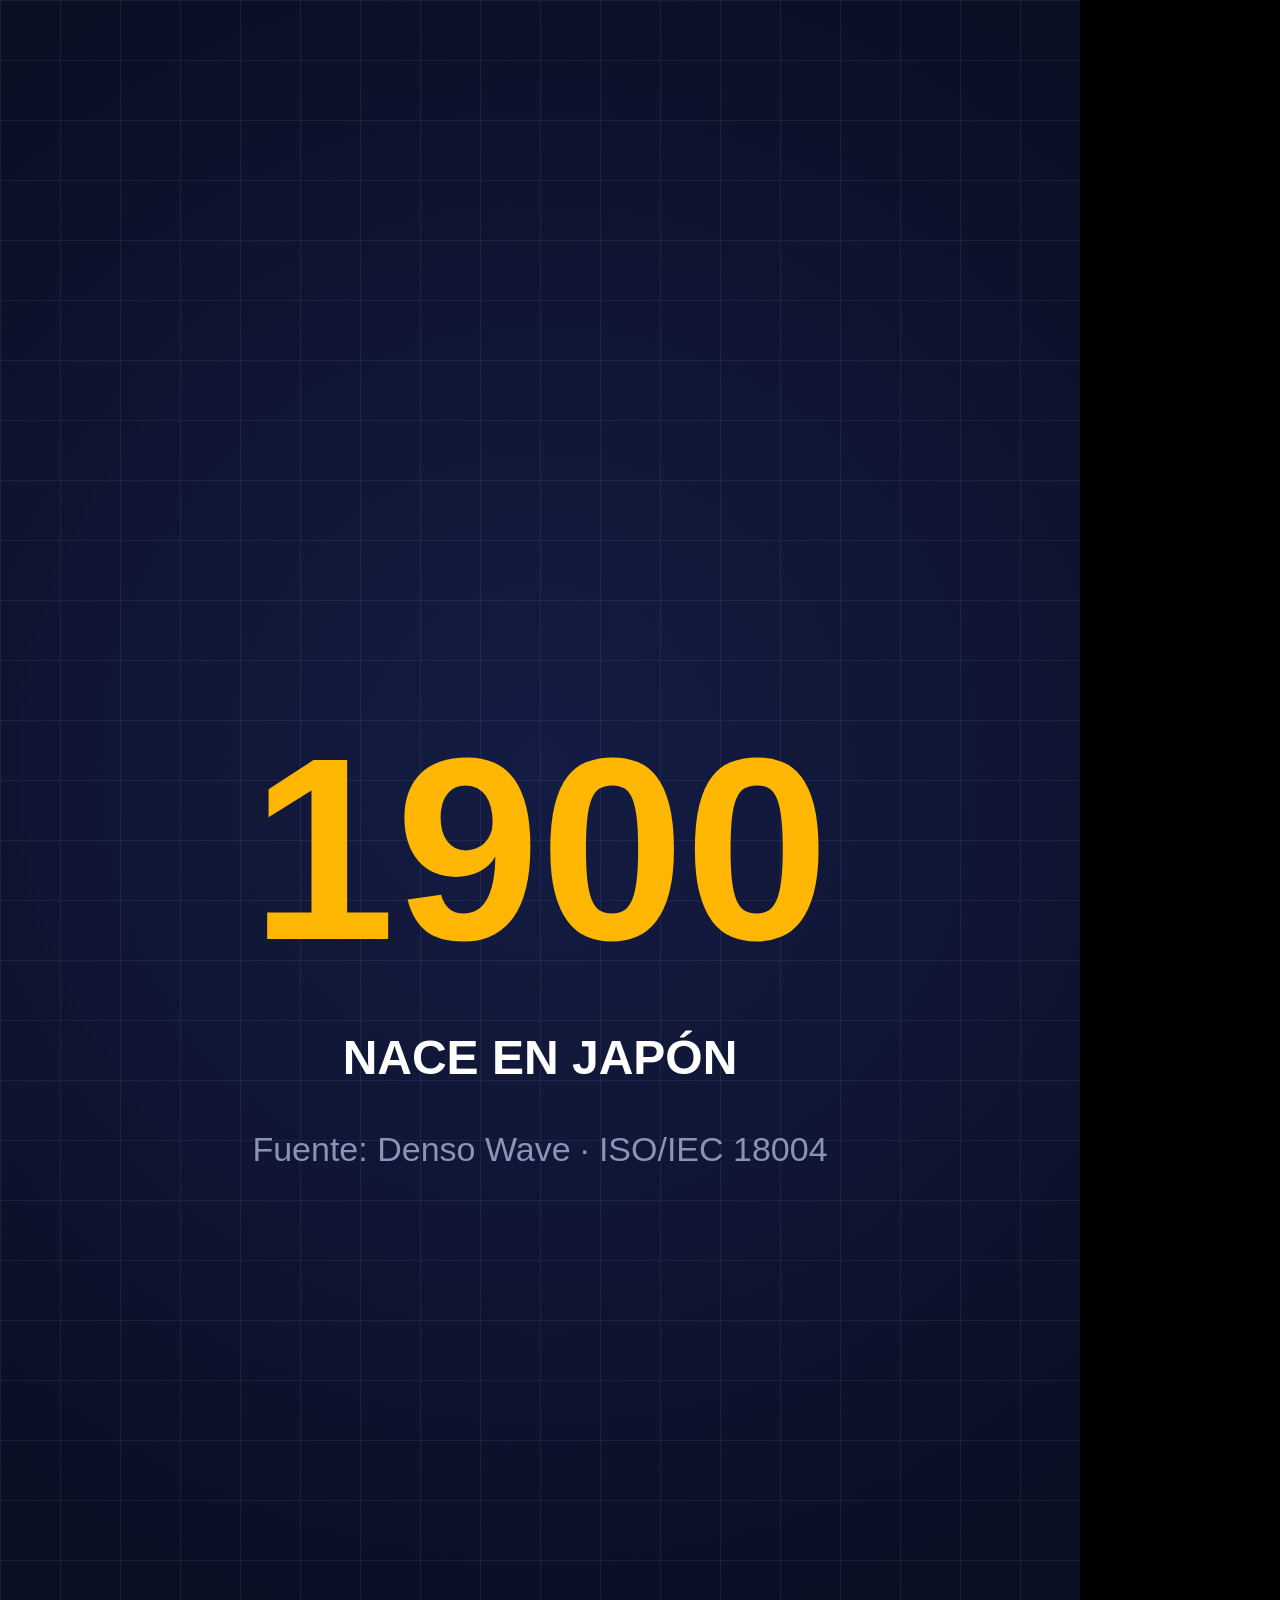
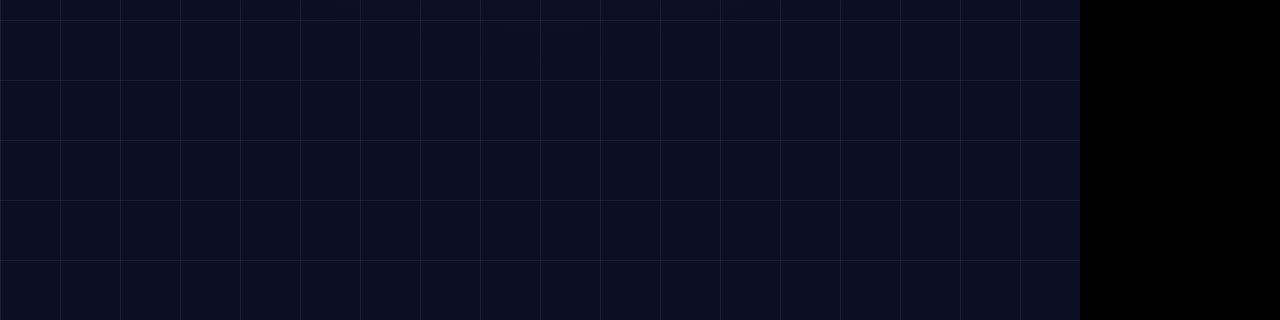
<file: index.html>
<!doctype html>
<html lang="es"><head><meta charset="utf-8"><title>Así funciona · QR</title>
<style>
:root{--navy:#192653;--bg:#0B0F24;--blue:#4B5BFF;--amber:#FFB703;--dim:#8A93B8;--bad:#FF5A5F}
*{box-sizing:border-box;margin:0;padding:0}
body{background:#000}
#stage{position:relative;width:1080px;height:1920px;overflow:hidden;background:radial-gradient(circle at 50% 40%,#141c44,var(--bg) 70%);font-family:Montserrat,Inter,Arial,sans-serif;color:#fff}
.grid{position:absolute;inset:0;background-image:linear-gradient(#ffffff0f 1px,transparent 1px),linear-gradient(90deg,#ffffff0f 1px,transparent 1px);background-size:60px 60px}
.abs{position:absolute}
#cap{position:absolute;left:0;right:0;top:300px;height:200px}
.chunk{position:absolute;left:0;right:0;top:0;text-align:center;font-size:76px;font-weight:600;line-height:1.3;opacity:0;visibility:hidden}
.chunk span{color:var(--dim);display:inline-block;margin:0 10px;position:relative}
.chunk span.key{border:4px solid var(--blue);padding:0 14px;border-radius:6px}
.chunk span.key::before,.chunk span.key::after{content:"";position:absolute;width:18px;height:18px;border-radius:50%;background:var(--blue)}
.chunk span.key::before{left:-12px;top:-12px}.chunk span.key::after{right:-12px;bottom:-12px}
#qrwrap{left:127px;top:500px;width:825px;height:825px;background:#fff;border-radius:36px;clip-path:inset(0px)}
#qrsvg{position:absolute;left:66px;top:66px}
.m{fill:#0B0F24}
.patch{left:317px;top:317px;width:190px;height:190px;background:var(--navy);border:6px dashed var(--amber);border-radius:20px;opacity:0}
#logo{left:317px;top:317px;width:190px;height:190px;background:var(--blue);border-radius:36px;display:flex;align-items:center;justify-content:center;font-size:44px;font-weight:800;opacity:0}
#lbls div{position:absolute;left:0;right:0;top:1360px;text-align:center;font-size:46px;font-weight:800;letter-spacing:2px;opacity:0;visibility:hidden}
.card{position:absolute;top:1100px;width:300px;height:220px;border-radius:28px;background:var(--navy);border:4px solid var(--blue);display:flex;align-items:center;justify-content:center;font-size:42px;font-weight:800;opacity:0}
#dato{position:absolute;inset:0;text-align:center}
#num{position:absolute;left:0;right:0;top:700px;font-size:260px;font-weight:800;color:var(--amber)}
#dato .t{position:absolute;left:0;right:0;top:1030px;font-size:48px;font-weight:800}
#dato .s{position:absolute;left:0;right:0;top:1130px;font-size:34px;color:var(--dim)}
#sheet{position:absolute;left:90px;top:760px;width:900px;height:560px;background:#141a33;border-radius:40px;border:3px solid #ffffff22}
#sheet .h{position:absolute;left:0;right:0;top:36px;text-align:center;font-size:40px;font-weight:600;color:var(--dim)}
.av{position:absolute;top:150px;width:150px;height:150px;border-radius:50%;background:var(--navy);border:4px solid var(--blue);display:flex;align-items:center;justify-content:center;font-size:56px;font-weight:800}
#ring{position:absolute;left:105px;top:105px;width:240px;height:240px;border-radius:50%;border:6px solid var(--amber);opacity:0}
#sent{position:absolute;left:150px;right:150px;top:400px;height:100px;border-radius:50px;background:var(--blue);display:flex;align-items:center;justify-content:center;font-size:44px;font-weight:800;opacity:0}
</style></head><body>
<div id="stage" data-composition-id="qr-ep01" data-start="0" data-width="1080" data-height="1920">
  <div class="grid clip" data-start="0" data-duration="74" data-track-index="0"></div>
  <div id="qrwrap" class="abs clip" data-start="0" data-duration="63" data-track-index="1">
    <svg id="qrsvg" width="693" height="693" viewBox="0 0 693 693"></svg>
    <div id="p1" class="abs patch"></div><div id="logo" class="abs">LOGO</div>
  </div>
  <div id="lbls" class="clip" data-start="0" data-duration="63" data-track-index="2"></div>
  <div id="cards" class="clip" data-start="6" data-duration="7" data-track-index="3">
    <div class="card" style="left:60px">MENÚ</div><div class="card" style="left:390px">ENTRADA</div><div class="card" style="left:720px">PAGO</div>
  </div>
  <div id="dato" class="clip" data-start="63" data-duration="6" data-track-index="3">
    <div id="num">1900</div><div class="t">NACE EN JAPÓN</div><div class="s">Fuente: Denso Wave · ISO/IEC 18004</div>
  </div>
  <div id="cta" class="clip" data-start="69" data-duration="5" data-track-index="3">
    <div id="sheet"><div class="h">Enviar a</div>
      <div class="av" style="left:75px">A</div><div class="av" style="left:285px">B</div><div class="av" style="left:495px">C</div><div class="av" style="left:705px">D</div>
      <div id="ring"></div><div id="sent">✓ Enviado</div></div>
  </div>
  <div id="cap" class="clip" data-start="0" data-duration="74" data-track-index="5"></div>
  <!-- Cuando tengas la voz TTS como voz.wav, descomenta:
  <audio src="voz.wav" data-start="0" data-duration="74" data-track-index="9" data-volume="1"></audio> -->
  <script src="https://cdn.jsdelivr.net/npm/gsap@3.12.5/dist/gsap.min.js"></script>
  <script>
  const tl=gsap.timeline({paused:true});
  const N=[[0, 6, "Tapa un trozo de un [QR] y sigue funcionando. Tapa una [esquina] y no."], [6, 13, "Está en [menús], entradas y pagos. ¿Pero qué hay dentro de esos [cuadraditos]?"], [13, 23, "Es una cuadrícula de cuadrados negros y blancos. Cada uno es un [bit]: un uno o un cero."], [23, 34, "Los tres cuadrados grandes de las [esquinas] le dicen a la cámara dónde empieza el código y cómo está girado."], [34, 45, "El resto guarda un [enlace] en bits. Leerlo no necesita [internet]: el móvil solo abre lo que dice."], [45, 55, "Y hay un truco: guarda datos de sobra. Por eso aguanta un [logo] encima o un rasguño, hasta cierto punto."], [55, 63, "Pero las [esquinas] no se pueden reconstruir, y sin [margen] blanco alrededor, tampoco se lee."], [63, 69, "Nació en [1994] en Japón, para seguir piezas de coches."], [69, 74, "Envíaselo a quien aún [desconfía] de escanear QR."]];
  const n=21,m=33,rnd=(()=>{let a=7;return()=>{a|=0;a=a+0x6D2B79F5|0;let t=Math.imul(a^a>>>15,1|a);t=t+Math.imul(t^t>>>7,61|t)^t;return((t^t>>>14)>>>0)/4294967296}})();
  let f='',t='',d='';
  for(let r=0;r<n;r++)for(let c=0;c<n;c++){
    const R=`<rect x="${c*m}" y="${r*m}" width="${m-3}" height="${m-3}" rx="5"/>`;
    if((r<7&&c<7)||(r<7&&c>=n-7)||(r>=n-7&&c<7)){const a=r<7?r:r-(n-7),b=c<7?c:c-(n-7);if(a%6===0||b%6===0||(a>1&&a<5&&b>1&&b<5))f+=R;}
    else if((r<8&&c<8)||(r<8&&c>=n-8)||(r>=n-8&&c<8)){}
    else if(r===6||c===6){if((r===6&&c%2===0)||(c===6&&r%2===0))t+=R;}
    else if(rnd()>.5)d+=R;
  }
  const S7=7*m;
  const hl=[[0,0],[(n-7)*m,0],[0,(n-7)*m]].map(([x,y])=>`<rect x="${x-14}" y="${y-14}" width="${S7+25}" height="${S7+25}" fill="none" stroke="#4B5BFF" stroke-width="7" rx="8"/>`+[[x-14,y-14],[x+S7+11,y-14],[x-14,y+S7+11],[x+S7+11,y+S7+11]].map(([a,b])=>`<circle cx="${a}" cy="${b}" r="13" fill="#4B5BFF"/>`).join('')).join('');
  document.getElementById('qrsvg').innerHTML=`<g id="f" class="m">${f}</g><g id="t" class="m">${t}</g><g id="d" class="m">${d}</g><g id="hl" opacity="0">${hl}</g>`;
  const W='#qrwrap';
  // ---- subtítulos karaoke (tiempos repartidos por tramo; sustituir por tiempos reales de Whisper) ----
  const cap=document.getElementById('cap');
  N.forEach(([a,b,txt])=>{
    const w=txt.split(' '),dur=(b-a-0.4)/w.length;
    for(let i=0;i<w.length;i+=3){
      const ch=w.slice(i,i+3),el=document.createElement('div');el.className='chunk';
      const sp=ch.map(x=>{const s=document.createElement('span'),k=/\[.*\]/.test(x);s.textContent=x.replace(/[\[\]]/g,'');if(k)s.className='key';el.appendChild(s);return s;});
      cap.appendChild(el);
      const s0=a+i*dur,e0=a+(i+ch.length)*dur;
      tl.set(el,{autoAlpha:1},s0).set(el,{autoAlpha:0},e0);
      sp.forEach((s,j)=>tl.set(s,{color:'#fff',fontWeight:800},s0+j*dur));
    }
  });
  // ---- etiquetas ----
  const LB=[[1.4,3.2,'✓ SE LEE'],[3.8,5.8,'✕ NO SE LEE','bad'],[13.6,19,'NEGRO = 1  ·  BLANCO = 0'],[19.2,22.8,'1 0 1 1 0 0 1 0'],[24,33.4,'ESQUINAS → POSICIÓN Y GIRO'],[34.6,39.6,'DATOS → ENLACE EN BITS'],[40,44.6,'SIN INTERNET'],[46,49,'LOGO ENCIMA ✓'],[49.2,54.6,'SE RECUPERA HASTA ~30 % (NIVEL H)'],[55.6,58.5,'✕ ESQUINA TAPADA','bad'],[59.6,62.8,'✕ SIN MARGEN BLANCO','bad']];
  const lb=document.getElementById('lbls');
  LB.forEach(([a,b,txt,c])=>{const e=document.createElement('div');e.textContent=txt;e.style.color=c==='bad'?'var(--bad)':'var(--amber)';lb.appendChild(e);tl.fromTo(e,{autoAlpha:0},{autoAlpha:1,duration:.25},a).to(e,{autoAlpha:0,duration:.2},b);});
  // ---- 1 gancho ----
  tl.from(W,{scale:.6,autoAlpha:0,duration:.8,ease:'power2.out'},0)
    .to('#p1',{opacity:1,duration:.4},1.2)
    .to('#p1',{left:40,top:40,width:270,height:270,duration:.5},3.4)
    .to('#p1',{opacity:0,duration:.4},5.4);
  // ---- 2 ancla ----
  tl.to(W,{scale:.4,y:-300,duration:.8,ease:'power2.inOut'},6)
    .fromTo('.card',{y:60,opacity:0},{y:0,opacity:1,duration:.5,stagger:.25},7.2)
    .to(W,{scale:1,y:0,duration:.8,ease:'power2.inOut'},12.2);
  // ---- 3 cuadrícula / bits ----
  tl.to('.m rect',{opacity:.12,duration:.3},13).to('.m rect',{opacity:1,duration:.01,stagger:.02},13.4);
  // ---- 4 esquinas ----
  tl.to('#d rect,#t rect',{opacity:.15,duration:.4},23).to('#hl',{opacity:1,duration:.5},24)
    .to(W,{rotation:90,duration:1.4,ease:'power2.inOut'},28).to(W,{rotation:0,duration:1.2,ease:'power2.inOut'},31)
    .to('#hl',{opacity:0,duration:.3},33.5);
  // ---- 5 datos ----
  tl.to('#d rect,#t rect',{opacity:1,duration:.3},34).to('#f rect',{opacity:.15,duration:.3},34)
    .to('#d',{fill:'#FFB703',duration:.4},34.4)
    .to('#d',{fill:'#0B0F24',duration:.3},45).to('#f rect',{opacity:1,duration:.3},45);
  // ---- 6 corrección de errores ----
  tl.fromTo('#logo',{scale:.3,opacity:0},{scale:1,opacity:1,duration:.5},46).to('#logo',{opacity:0,duration:.3},54.5);
  // ---- 7 esquina tapada y margen ----
  tl.set('#p1',{left:40,top:40,width:270,height:270},54.9).to('#p1',{opacity:1,duration:.4},55.5).to('#p1',{opacity:0,duration:.4},58.6)
    .to(W,{clipPath:'inset(66px 66px 66px 66px)',duration:.8},59.3);
  // ---- 8 dato ----
  const o={v:1900},num=document.getElementById('num');
  tl.fromTo(o,{v:1900},{v:1994,duration:1.5,ease:'power2.out',snap:{v:1},onUpdate:()=>{num.textContent=o.v}},63.2);
  // ---- 9 CTA ----
  tl.from('#sheet',{y:300,opacity:0,duration:.6},69.2).from('.av',{scale:0,duration:.3,stagger:.1},69.8)
    .fromTo('#ring',{scale:.2,opacity:1},{scale:1.4,opacity:0,duration:.6},71).to('#sent',{opacity:1,duration:.3},71.6);
  window.__timelines=window.__timelines||{};window.__timelines['qr-ep01']=tl;
  </script>
</div></body></html>
</file>
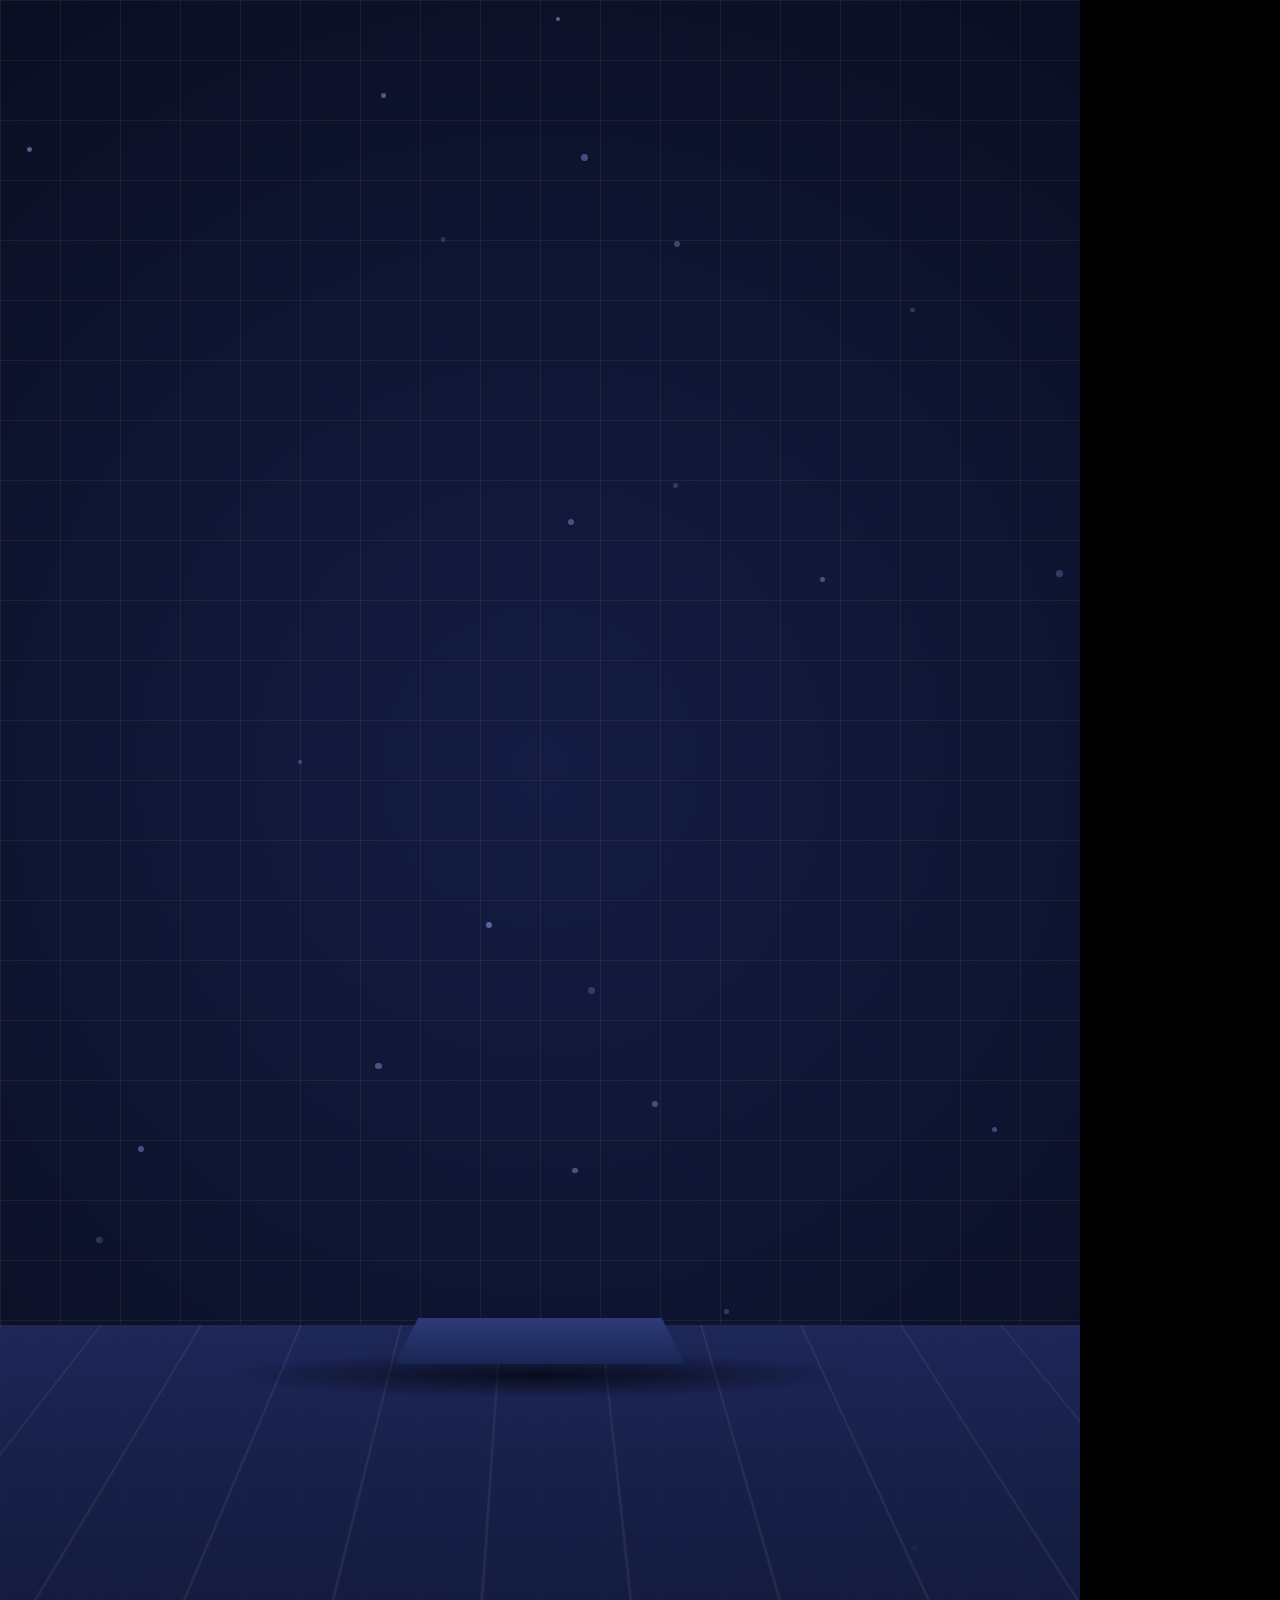
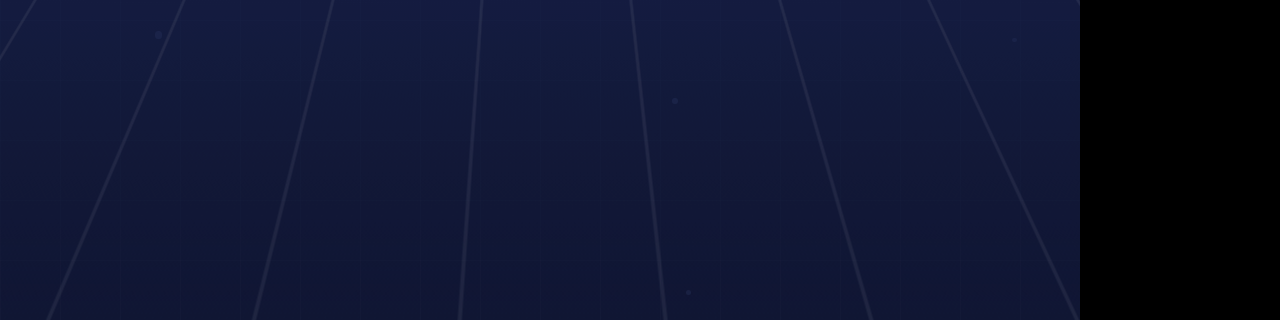
<file: episodios/ep01-qr/index.html>
<!doctype html>
<html lang="es"><head><meta charset="utf-8"><title>Así funciona</title>
<style>
/* comun: colores de marca, escenario, subtítulos, etiquetas, máscara anti-choque */
:root{--navy:#192653;--bg:#0B0F24;--blue:#4B5BFF;--amber:#FFB703;--dim:#8A93B8;--bad:#FF5A5F}
*{box-sizing:border-box;margin:0;padding:0}
body{background:#000}
#stage{position:relative;width:1080px;height:1920px;overflow:hidden;background:radial-gradient(circle at 50% 40%,#141c44,var(--bg) 70%);font-family:Montserrat,Inter,Arial,sans-serif;color:#fff}
.abs{position:absolute}
#bgclip{left:0;top:0;width:1080px;height:1920px}
#qrclip{left:0;top:0;width:1080px;height:1920px;-webkit-mask-image:linear-gradient(180deg,transparent 430px,#000 530px);mask-image:linear-gradient(180deg,transparent 430px,#000 530px)}
.grid{position:absolute;inset:-480px;background-image:linear-gradient(#ffffff0f 1px,transparent 1px),linear-gradient(90deg,#ffffff0f 1px,transparent 1px);background-size:60px 60px}
#dust,#world{position:absolute;left:0;top:0;width:1080px;height:1920px;transform-origin:540px 960px}
.dot{position:absolute;border-radius:50%;background:#9fb0ff}
#cap{position:absolute;left:0;right:0;top:130px;height:290px}
.chunk{position:absolute;left:0;right:0;top:0;text-align:center;font-size:72px;font-weight:600;line-height:1.3;opacity:0;visibility:hidden}
.chunk span{color:var(--dim);display:inline-block;margin:0 10px;position:relative}
.chunk span.key{border:4px solid var(--blue);padding:0 14px;border-radius:6px}
.chunk span.key::before,.chunk span.key::after{content:"";position:absolute;width:18px;height:18px;border-radius:50%;background:var(--blue)}
.chunk span.key::before{left:-12px;top:-12px}.chunk span.key::after{right:-12px;bottom:-12px}
#lbls .lb{position:absolute;left:50%;top:1340px;transform:translateX(-50%);width:max-content;max-width:980px;text-align:center;font-size:40px;font-weight:800;letter-spacing:1.5px;padding:16px 36px;border-radius:44px;background:rgba(11,15,36,.92);border:3px solid #ffffff22;opacity:0;visibility:hidden}
.lbl-line{position:absolute;left:538px;top:1210px;width:4px;height:130px;transform-origin:50% 100%}
.lbl-node{position:absolute;left:531px;top:1201px;width:18px;height:18px;border-radius:50%}
#tilt{position:absolute;left:0;top:0;width:1080px;height:1920px}
#fog{position:absolute;left:0;top:430px;width:1080px;height:640px;background:linear-gradient(180deg,rgba(11,15,36,.92),rgba(11,15,36,0));opacity:0;pointer-events:none}
/* comun: escena de cierre (perfil de la cuenta + hoja de compartir). Se reutiliza en todos los episodios */
#cierre{position:absolute;left:0;top:0;width:1080px;height:1920px}
#mock{position:absolute;left:90px;top:470px;width:900px;height:960px;border-radius:70px;border:6px solid #2a3566;background:linear-gradient(180deg,#0e1330,#090c1f);overflow:hidden}
.gridm{position:absolute;inset:0;background-image:linear-gradient(#ffffff0a 1px,transparent 1px),linear-gradient(90deg,#ffffff0a 1px,transparent 1px);background-size:50px 50px}
#rail{position:absolute;left:800px;top:70px;width:70px}
#rail svg{display:block;width:56px;height:56px;margin:0 auto 34px;fill:none;stroke:#fff;stroke-width:2;stroke-linecap:round;stroke-linejoin:round}
#perfil{position:absolute;left:40px;top:740px;width:820px;height:110px}
#avlogo{position:absolute;left:0;top:5px;width:100px;height:100px;border-radius:50%;background-color:#fff;background-size:cover;background-position:center;border:3px solid #4B5BFF}
#user{position:absolute;left:122px;top:30px;font-size:34px;font-weight:800;letter-spacing:.3px}
#seguir{position:absolute;left:520px;top:24px;width:170px;height:56px;border-radius:14px;border:3px solid #fff;font-size:28px;font-weight:800}
#seguir span,#enviar span{position:absolute;left:0;top:0;right:0;bottom:0;display:flex;align-items:center;justify-content:center}
#sig2,#env2{opacity:0}
#cap2{position:absolute;left:40px;top:860px;width:700px;font-size:28px;line-height:1.3;color:#cfd5ee}
#hoja{position:absolute;left:0;top:330px;width:900px;height:630px;border-radius:50px 50px 0 0;background:#1d2238;border-top:3px solid #ffffff1f}
#hoja .asa{position:absolute;left:390px;top:16px;width:120px;height:8px;border-radius:4px;background:#555a75}
#busca{position:absolute;left:36px;top:48px;width:828px;height:64px;border-radius:16px;background:#2b3148;color:#8f95b3;font-size:28px;padding:15px 24px 0 78px}
#busca svg{position:absolute;left:26px;top:16px;width:32px;height:32px;fill:none;stroke:#cfd5ee;stroke-width:2.4;stroke-linecap:round}
.amigo{position:absolute;top:150px;width:200px;text-align:center}
.amigo .circ{position:relative;width:140px;height:140px;margin:0 auto;border-radius:50%;overflow:hidden;background:#2b3148}
.amigo b{display:block;margin-top:14px;font-size:28px;font-weight:600}
#chk{position:absolute;left:128px;top:100px;width:44px;height:44px;border-radius:50%;background:#4B5BFF;border:4px solid #1d2238;display:flex;align-items:center;justify-content:center;font-size:24px;font-weight:800;opacity:0}
#msg{position:absolute;left:36px;top:370px;width:828px;height:70px;border-bottom:2px solid #353b57;color:#8f95b3;font-size:28px;padding:18px 0 0 12px}
#enviar{position:absolute;left:36px;top:470px;width:828px;height:96px;border-radius:22px;background:#4B5BFF;font-size:36px;font-weight:800}
.rg{position:absolute;width:130px;height:130px;border-radius:50%;border:6px solid #FFB703;opacity:0}
#ringS{left:580px;top:727px}#ringI{left:770px;top:213px}#ringA{left:47px;top:485px}#ringE{left:385px;top:783px}
/* propio del episodio */
#qrwrap{left:127px;top:500px;width:825px;height:825px;background:#fff;border-radius:36px;clip-path:inset(0px)}
#qrsvg{position:absolute;left:66px;top:66px}
.m{fill:#0B0F24}
.patch{left:317px;top:317px;width:190px;height:190px;background:var(--navy);border:6px dashed var(--amber);border-radius:20px;opacity:0}
#beam{left:0;top:0;width:825px;height:10px;background:var(--amber);box-shadow:0 0 30px 8px #FFB70388;opacity:0}
.card{position:absolute;top:1100px;width:300px;height:220px;border-radius:28px;background:var(--navy);border:4px solid var(--blue);display:flex;align-items:center;justify-content:center;font-size:40px;font-weight:800;opacity:0}
#bk{left:0;top:0;width:825px;height:825px}
#bk .b{position:absolute;width:46px;height:46px;border-radius:9px;background:#4B5BFF;box-shadow:0 0 18px #4B5BFF99;opacity:0}
#mesa{left:-300px;top:1325px;width:1680px;height:900px;background:repeating-linear-gradient(90deg,#ffffff12 0 2px,transparent 2px 100px),linear-gradient(180deg,#1f2a5e 0%,#111838 55%,rgba(11,15,36,0) 100%);transform:perspective(900px) rotateX(58deg);transform-origin:50% 0%;opacity:.9}
#sombra{left:230px;top:1352px;width:620px;height:46px;border-radius:50%;background:radial-gradient(ellipse at center,rgba(0,0,0,.65),rgba(0,0,0,0) 70%)}
#soporte{left:395px;top:1318px;width:290px;height:46px;background:linear-gradient(#2d3a78,#192653);clip-path:polygon(8% 0,92% 0,100% 100%,0 100%)}
#cono{left:0;top:0;pointer-events:none;opacity:0}
#bits{left:0;top:0;width:1080px;height:1920px}
.bit{position:absolute;font-size:34px;font-weight:800;color:#FFB703;opacity:0}
#cel{left:360px;top:1250px;width:360px;height:700px;border-radius:54px;background:#0e1330;border:8px solid #3d4a95;overflow:hidden}
#cel .notch{position:absolute;left:125px;top:14px;width:110px;height:24px;border-radius:12px;background:#05070f}
#vf{position:absolute;left:55px;top:80px;width:250px;height:250px;border-radius:26px;background:#fff;display:flex;align-items:center;justify-content:center;box-shadow:0 0 0 4px #4B5BFF}
#dec{position:absolute;left:55px;right:55px;top:350px;height:40px;border-radius:20px;background:#4B5BFF;display:flex;align-items:center;justify-content:center;font-size:20px;font-weight:800;opacity:0}
#res{position:absolute;left:35px;right:35px;top:415px}
.row{position:relative;height:62px;margin-bottom:12px;border-radius:16px;background:#192653;border:2px solid #ffffff22;display:flex;align-items:center;padding-left:62px;font-size:24px;font-weight:800;opacity:0}
.row i{position:absolute;left:20px;top:19px;width:22px;height:22px;border-radius:50%;background:#FFB703}
.vfc{position:absolute;display:block;width:34px;height:34px;border:5px solid #FFB703}
.vfc.tl{left:-14px;top:-14px;border-right:0;border-bottom:0;border-top-left-radius:10px}
.vfc.tr{right:-14px;top:-14px;border-left:0;border-bottom:0;border-top-right-radius:10px}
.vfc.bl{left:-14px;bottom:-14px;border-right:0;border-top:0;border-bottom-left-radius:10px}
.vfc.br{right:-14px;bottom:-14px;border-left:0;border-top:0;border-bottom-right-radius:10px}
</style></head><body>
<div data-hf-id="hf-7n1z" id="stage" data-composition-id="qr-ep01" data-start="0" data-width="1080" data-height="1920">
  <div data-hf-id="hf-117o" id="bgclip" class="abs clip" data-start="0" data-duration="70.0" data-track-index="0"><div data-hf-id="hf-7x5s" id="bg-grid" class="grid"></div><div data-hf-id="hf-r1g1" id="dust"></div></div>
  <div data-hf-id="hf-vkyj" id="qrclip" class="abs clip" data-start="0" data-duration="65.0" data-track-index="1"><div data-hf-id="hf-j427" id="world"><div data-hf-id="hf-plaw" id="tilt"><div data-hf-id="hf-lflk" id="mesa" class="abs"></div><div data-hf-id="hf-k0q2" id="sombra" class="abs"></div><div data-hf-id="hf-qqtu" id="soporte" class="abs"></div>
    <div data-hf-id="hf-3ztn" id="qrwrap" class="abs">
      <svg data-hf-id="hf-tzsp" id="qrsvg" width="693" height="693" viewBox="0 0 693 693"></svg>
      <div data-hf-id="hf-oa7d" id="p1" class="abs patch"></div><div data-hf-id="hf-r4dr" id="beam" class="abs"></div>
    </div>
    <svg data-hf-id="hf-tfms" id="cono" class="abs" width="1080" height="1920" viewBox="0 0 1080 1920"><defs data-hf-id="hf-mh0t"><linearGradient data-hf-id="hf-ayfm" id="gcono" x1="0" y1="1" x2="0" y2="0"><stop data-hf-id="hf-8wou" offset="0" stop-color="#FFB703" stop-opacity=".65"/><stop data-hf-id="hf-cn7u" offset="1" stop-color="#FFB703" stop-opacity="0"/></linearGradient></defs><polygon data-hf-id="hf-4mnl" points="640,1256 250,650 870,650" fill="url(#gcono)"/></svg>
    <div data-hf-id="hf-glvy" id="bits" class="abs"></div>
    <div data-hf-id="hf-famm" id="cel" class="abs">
      <div data-hf-id="hf-8kjy" class="notch"></div>
      <div data-hf-id="hf-yylx" id="vf"><div data-hf-id="hf-sxiw" id="vfqr"></div><i data-hf-id="hf-j5kp" class="vfc tl"></i><i data-hf-id="hf-oqlj" class="vfc tr"></i><i data-hf-id="hf-pivj" class="vfc bl"></i><i data-hf-id="hf-2t1t" class="vfc br"></i></div>
      <div data-hf-id="hf-czsy" id="dec">✓ DECODIFICADO</div>
      <div data-hf-id="hf-41j1" id="res"><div data-hf-id="hf-tvzp" class="row"><i data-hf-id="hf-wt6k"></i>MENSAJE</div><div data-hf-id="hf-4yzh" class="row"><i data-hf-id="hf-zeb8"></i>CONTACTO</div><div data-hf-id="hf-6yje" class="row"><i data-hf-id="hf-y7e5"></i>WEB</div></div>
    </div>
</div></div><div data-hf-id="hf-yp7v" id="fog"></div></div>
  <div data-hf-id="hf-6x7q" id="lbls" class="clip" data-start="0" data-duration="65.0" data-track-index="2"></div>
<!-- clips propios del episodio (el cierre es común: comun/cierre.html) -->

  <div data-hf-id="hf-ks23" id="cierre" class="clip" data-start="65.0" data-duration="5.0" data-track-index="3">
    <div data-hf-id="hf-n2eb" id="mock"><div data-hf-id="hf-n59p" class="gridm"></div>
      <div data-hf-id="hf-gvf1" id="rail">
        <svg data-hf-id="hf-ulu9" viewBox="0 0 24 24"><path data-hf-id="hf-olm6" d="M12 21s-7-4.5-9.5-9A5.5 5.5 0 0 1 12 6a5.5 5.5 0 0 1 9.5 6c-2.5 4.5-9.5 9-9.5 9z"/></svg>
        <svg data-hf-id="hf-1tol" viewBox="0 0 24 24"><path data-hf-id="hf-g4au" d="M4 5h16v11H9l-5 4z"/></svg>
        <svg data-hf-id="hf-1j41" id="ico3" viewBox="0 0 24 24"><path data-hf-id="hf-t1fi" d="M3 11l18-8-8 18-2-8z"/></svg>
      </div>
      <div data-hf-id="hf-xr5b" id="perfil"><div data-hf-id="hf-drx5" id="avlogo" style="background-image:url([data-uri])"></div><div data-hf-id="hf-we0q" id="user">asifunciona.reel</div>
        <div data-hf-id="hf-c2bw" id="seguir"><span data-hf-id="hf-mghp" id="sig1">Seguir</span><span data-hf-id="hf-bpcu" id="sig2">Siguiendo</span></div></div>
      <div data-hf-id="hf-m6n4" id="cap2">Por qué un QR rayado sigue funcionando…</div>
      <div data-hf-id="hf-lijx" id="hoja"><div data-hf-id="hf-8psh" class="asa"></div>
        <div data-hf-id="hf-f1dx" id="busca"><svg data-hf-id="hf-30lo" viewBox="0 0 24 24"><circle data-hf-id="hf-1u1w" cx="10" cy="10" r="6"/><path data-hf-id="hf-eaat" d="M15 15l5 5"/></svg>Buscar</div>
        <div data-hf-id="hf-cczd" id="amigos"></div>
        <div data-hf-id="hf-ydn1" id="msg">Escribe un mensaje…</div>
        <div data-hf-id="hf-wea2" id="enviar"><span data-hf-id="hf-ts71" id="env1">Enviar</span><span data-hf-id="hf-7yj8" id="env2">✓ Enviado</span></div></div>
      <div data-hf-id="hf-2s6s" class="rg" id="ringS"></div><div data-hf-id="hf-hsra" class="rg" id="ringI"></div><div data-hf-id="hf-qd5q" class="rg" id="ringA"></div><div data-hf-id="hf-56re" class="rg" id="ringE"></div>
    </div>
  </div>

  <div data-hf-id="hf-q6lu" id="cap" class="clip" data-start="0" data-duration="70.0" data-track-index="5"></div>
  <audio data-hf-id="hf-3r99" id="voz" src="audio.wav" data-start="0" data-duration="70.0" data-track-index="9" data-volume="1"></audio>
  <script src="https://cdn.jsdelivr.net/npm/gsap@3.12.5/dist/gsap.min.js"></script>
  <script>
  const tl=gsap.timeline({paused:true});
  const SC=[[0.0, 7.07], [7.07, 11.07], [11.07, 19.58], [19.58, 27.31], [27.31, 33.86], [33.86, 47.21], [47.21, 53.98], [53.98, 59.18], [59.18, 65.0], [65.0, 70.0]],CL=[[0.13, 3.35], [3.88, 6.61], [7.07, 10.63], [11.07, 11.8], [11.92, 19.25], [19.58, 20.81], [20.98, 27.0], [27.31, 33.62], [33.86, 34.32], [34.32, 34.85], [35.01, 37.19], [37.45, 38.66], [39.01, 39.65], [39.86, 41.63], [41.97, 46.8], [47.21, 49.57], [49.83, 51.26], [51.42, 53.7], [53.98, 56.21], [56.35, 58.82], [59.18, 59.82], [60.13, 64.67], [64.98, 69.34]],CTA=65.0,TOT=70.0;
  const T=(i,f)=>SC[i][0]+f*(SC[i][1]-SC[i][0]);
  const C=(k,f=0)=>CL[k][0]+f*(CL[k][1]-CL[k][0]);
  const CAPS=[{"w": "Este", "s": 0.13, "e": 0.4}, {"w": "código", "s": 0.4, "e": 0.8}, {"w": "[QR]", "s": 0.8, "e": 0.94}, {"w": "puede", "s": 0.94, "e": 1.2}, {"w": "tener", "s": 1.2, "e": 1.47}, {"w": "una", "s": 1.47, "e": 1.74}, {"w": "parte", "s": 1.74, "e": 2.01}, {"w": "[dañada]", "s": 2.01, "e": 2.41}, {"w": "y", "s": 2.41, "e": 2.55}, {"w": "aun", "s": 2.55, "e": 2.68}, {"w": "así", "s": 2.68, "e": 2.95}, {"w": "funcionar.", "s": 2.95, "e": 3.35, "f": true}, {"w": "¿Cómo", "s": 3.88, "e": 4.16}, {"w": "puede", "s": 4.16, "e": 4.45}, {"w": "tu", "s": 4.45, "e": 4.59}, {"w": "celular", "s": 4.59, "e": 5.02}, {"w": "leer", "s": 5.02, "e": 5.17}, {"w": "[información]", "s": 5.17, "e": 5.74}, {"w": "que", "s": 5.74, "e": 5.89}, {"w": "parece", "s": 5.89, "e": 6.32}, {"w": "faltar?", "s": 6.32, "e": 6.61, "f": true}, {"w": "La", "s": 7.07, "e": 7.22}, {"w": "respuesta", "s": 7.22, "e": 7.69}, {"w": "está", "s": 7.69, "e": 8.0}, {"w": "en", "s": 8.0, "e": 8.15}, {"w": "una", "s": 8.15, "e": 8.46}, {"w": "tecnología", "s": 8.46, "e": 9.08}, {"w": "llamada", "s": 9.08, "e": 9.55}, {"w": "[corrección]", "s": 9.55, "e": 10.01}, {"w": "de", "s": 10.01, "e": 10.17}, {"w": "[errores.]", "s": 10.17, "e": 10.63, "f": true}, {"w": "Para", "s": 11.07, "e": 11.31}, {"w": "[entenderla,]", "s": 11.31, "e": 11.8, "f": true}, {"w": "primero", "s": 11.92, "e": 12.41}, {"w": "tenés", "s": 12.41, "e": 12.73}, {"w": "que", "s": 12.73, "e": 12.9}, {"w": "saber", "s": 12.9, "e": 13.22}, {"w": "que", "s": 13.22, "e": 13.39}, {"w": "un", "s": 13.39, "e": 13.55}, {"w": "[QR]", "s": 13.55, "e": 13.71}, {"w": "almacena", "s": 13.71, "e": 14.36}, {"w": "información", "s": 14.36, "e": 15.02}, {"w": "mediante", "s": 15.02, "e": 15.5}, {"w": "pequeños", "s": 15.5, "e": 15.99}, {"w": "[módulos]", "s": 15.99, "e": 16.48}, {"w": "blancos", "s": 16.48, "e": 16.81}, {"w": "y", "s": 16.81, "e": 16.97}, {"w": "negros", "s": 16.97, "e": 17.3}, {"w": "organizados", "s": 17.3, "e": 18.11}, {"w": "en", "s": 18.11, "e": 18.27}, {"w": "una", "s": 18.27, "e": 18.6}, {"w": "cuadrícula.", "s": 18.6, "e": 19.25, "f": true}, {"w": "Cuando", "s": 19.58, "e": 19.83}, {"w": "[apuntás]", "s": 19.83, "e": 20.2}, {"w": "con", "s": 20.2, "e": 20.32}, {"w": "la", "s": 20.32, "e": 20.44}, {"w": "cámara,", "s": 20.44, "e": 20.81, "f": true}, {"w": "el", "s": 20.98, "e": 21.13}, {"w": "celular", "s": 21.13, "e": 21.56}, {"w": "identifica", "s": 21.56, "e": 22.27}, {"w": "los", "s": 22.27, "e": 22.41}, {"w": "patrones", "s": 22.41, "e": 22.84}, {"w": "de", "s": 22.84, "e": 22.99}, {"w": "las", "s": 22.99, "e": 23.13}, {"w": "[esquinas]", "s": 23.13, "e": 23.56}, {"w": "y", "s": 23.56, "e": 23.7}, {"w": "analiza", "s": 23.7, "e": 24.28}, {"w": "la", "s": 24.28, "e": 24.42}, {"w": "distribución", "s": 24.42, "e": 24.99}, {"w": "de", "s": 24.99, "e": 25.13}, {"w": "esos", "s": 25.13, "e": 25.42}, {"w": "[módulos]", "s": 25.42, "e": 25.85}, {"w": "para", "s": 25.85, "e": 26.14}, {"w": "reconstruir", "s": 26.14, "e": 26.57}, {"w": "los", "s": 26.57, "e": 26.71}, {"w": "datos.", "s": 26.71, "e": 27.0, "f": true}, {"w": "Pero", "s": 27.31, "e": 27.63}, {"w": "el", "s": 27.63, "e": 27.78}, {"w": "código", "s": 27.78, "e": 28.26}, {"w": "también", "s": 28.26, "e": 28.57}, {"w": "contiene", "s": 28.57, "e": 29.05}, {"w": "información", "s": 29.05, "e": 29.68}, {"w": "adicional", "s": 29.68, "e": 30.31}, {"w": "que", "s": 30.31, "e": 30.47}, {"w": "permite", "s": 30.47, "e": 30.94}, {"w": "[recuperar]", "s": 30.94, "e": 31.57}, {"w": "parte", "s": 31.57, "e": 31.88}, {"w": "de", "s": 31.88, "e": 32.04}, {"w": "los", "s": 32.04, "e": 32.2}, {"w": "datos", "s": 32.2, "e": 32.51}, {"w": "que", "s": 32.51, "e": 32.67}, {"w": "no", "s": 32.67, "e": 32.83}, {"w": "se", "s": 32.83, "e": 32.99}, {"w": "pudieron", "s": 32.99, "e": 33.46}, {"w": "leer.", "s": 33.46, "e": 33.62, "f": true}, {"w": "Por", "s": 33.86, "e": 34.01}, {"w": "eso,", "s": 34.01, "e": 34.32, "f": true}, {"w": "si", "s": 34.32, "e": 34.41}, {"w": "está", "s": 34.41, "e": 34.58}, {"w": "[rayado,]", "s": 34.58, "e": 34.85, "f": true}, {"w": "[sucio]", "s": 35.01, "e": 35.3}, {"w": "o", "s": 35.3, "e": 35.44}, {"w": "tiene", "s": 35.44, "e": 35.74}, {"w": "una", "s": 35.74, "e": 36.03}, {"w": "pequeña", "s": 36.03, "e": 36.46}, {"w": "zona", "s": 36.46, "e": 36.75}, {"w": "[tapada,]", "s": 36.75, "e": 37.19, "f": true}, {"w": "todavía", "s": 37.45, "e": 37.9}, {"w": "puede", "s": 37.9, "e": 38.2}, {"w": "[funcionar.]", "s": 38.2, "e": 38.66, "f": true}, {"w": "Sin", "s": 39.01, "e": 39.17}, {"w": "embargo,", "s": 39.17, "e": 39.65, "f": true}, {"w": "no", "s": 39.86, "e": 40.01}, {"w": "significa", "s": 40.01, "e": 40.6}, {"w": "que", "s": 40.6, "e": 40.74}, {"w": "sea", "s": 40.74, "e": 40.89}, {"w": "[indestructible:]", "s": 40.89, "e": 41.63, "f": true}, {"w": "la", "s": 41.97, "e": 42.1}, {"w": "capacidad", "s": 42.1, "e": 42.64}, {"w": "de", "s": 42.64, "e": 42.78}, {"w": "recuperación", "s": 42.78, "e": 43.45}, {"w": "depende", "s": 43.45, "e": 43.85}, {"w": "del", "s": 43.85, "e": 43.98}, {"w": "nivel", "s": 43.98, "e": 44.25}, {"w": "de", "s": 44.25, "e": 44.38}, {"w": "[corrección]", "s": 44.38, "e": 44.79}, {"w": "utilizado", "s": 44.79, "e": 45.46}, {"w": "y", "s": 45.46, "e": 45.59}, {"w": "de", "s": 45.59, "e": 45.73}, {"w": "qué", "s": 45.73, "e": 45.86}, {"w": "parte", "s": 45.86, "e": 46.13}, {"w": "esté", "s": 46.13, "e": 46.4}, {"w": "[dañada.]", "s": 46.4, "e": 46.8, "f": true}, {"w": "Una", "s": 47.21, "e": 47.46}, {"w": "vez", "s": 47.46, "e": 47.58}, {"w": "que", "s": 47.58, "e": 47.71}, {"w": "el", "s": 47.71, "e": 47.83}, {"w": "teléfono", "s": 47.83, "e": 48.33}, {"w": "consigue", "s": 48.33, "e": 48.7}, {"w": "[interpretar]", "s": 48.7, "e": 49.2}, {"w": "los", "s": 49.2, "e": 49.32}, {"w": "datos,", "s": 49.32, "e": 49.57, "f": true}, {"w": "puede", "s": 49.83, "e": 50.15}, {"w": "descubrir", "s": 50.15, "e": 50.62}, {"w": "un", "s": 50.62, "e": 50.78}, {"w": "[mensaje,]", "s": 50.78, "e": 51.26, "f": true}, {"w": "información", "s": 51.42, "e": 52.03}, {"w": "de", "s": 52.03, "e": 52.18}, {"w": "[contacto]", "s": 52.18, "e": 52.63}, {"w": "o", "s": 52.63, "e": 52.79}, {"w": "una", "s": 52.79, "e": 53.09}, {"w": "dirección", "s": 53.09, "e": 53.55}, {"w": "web.", "s": 53.55, "e": 53.7, "f": true}, {"w": "Lo", "s": 53.98, "e": 54.11}, {"w": "sorprendente", "s": 54.11, "e": 54.6}, {"w": "es", "s": 54.6, "e": 54.72}, {"w": "que", "s": 54.72, "e": 54.85}, {"w": "todo", "s": 54.85, "e": 55.1}, {"w": "esto", "s": 55.1, "e": 55.34}, {"w": "sucede", "s": 55.34, "e": 55.71}, {"w": "en", "s": 55.71, "e": 55.84}, {"w": "[segundos,]", "s": 55.84, "e": 56.21, "f": true}, {"w": "sin", "s": 56.35, "e": 56.48}, {"w": "que", "s": 56.48, "e": 56.62}, {"w": "tengas", "s": 56.62, "e": 56.9}, {"w": "que", "s": 56.9, "e": 57.03}, {"w": "entender", "s": 57.03, "e": 57.45}, {"w": "qué", "s": 57.45, "e": 57.58}, {"w": "[significa]", "s": 57.58, "e": 58.13}, {"w": "cada", "s": 58.13, "e": 58.41}, {"w": "cuadrado.", "s": 58.41, "e": 58.82, "f": true}, {"w": "No", "s": 59.18, "e": 59.34}, {"w": "es", "s": 59.34, "e": 59.5}, {"w": "[magia.]", "s": 59.5, "e": 59.82, "f": true}, {"w": "Es", "s": 60.13, "e": 60.27}, {"w": "información", "s": 60.27, "e": 60.82}, {"w": "codificada", "s": 60.82, "e": 61.51}, {"w": "con", "s": 61.51, "e": 61.64}, {"w": "un", "s": 61.64, "e": 61.78}, {"w": "sistema", "s": 61.78, "e": 62.19}, {"w": "preparado", "s": 62.19, "e": 62.74}, {"w": "para", "s": 62.74, "e": 63.02}, {"w": "detectar", "s": 63.02, "e": 63.43}, {"w": "y", "s": 63.43, "e": 63.57}, {"w": "corregir", "s": 63.57, "e": 63.98}, {"w": "ciertos", "s": 63.98, "e": 64.26}, {"w": "[errores.]", "s": 64.26, "e": 64.67, "f": true}, {"w": "Sígueme", "s": 64.98, "e": 65.39}, {"w": "y", "s": 65.39, "e": 65.53}, {"w": "envíaselo", "s": 65.53, "e": 66.07}, {"w": "a", "s": 66.07, "e": 66.21}, {"w": "ese", "s": 66.21, "e": 66.48}, {"w": "[amigo]", "s": 66.48, "e": 66.89}, {"w": "que", "s": 66.89, "e": 67.02}, {"w": "piensa", "s": 67.02, "e": 67.3}, {"w": "que", "s": 67.3, "e": 67.43}, {"w": "un", "s": 67.43, "e": 67.57}, {"w": "[QR]", "s": 67.57, "e": 67.71}, {"w": "deja", "s": 67.71, "e": 67.98}, {"w": "de", "s": 67.98, "e": 68.11}, {"w": "funcionar", "s": 68.11, "e": 68.52}, {"w": "apenas", "s": 68.52, "e": 68.93}, {"w": "se", "s": 68.93, "e": 69.07}, {"w": "raya.", "s": 69.07, "e": 69.34, "f": true}];
// comun: registro de señales de sonido. El audio se mezcla fuera del navegador (comun/sonido/mezclar.py) usando estos tiempos.
// sfx(tiempo,'nombre',volumen,duración?) · cam() y tilt() registran sus «whoosh» solos.
const CUES=[],CAMS=[];
const sfx=(t,n,v=1,d)=>{CUES.push({t:+t.toFixed(3),n,v:+v.toFixed(2),...(d?{d:+d.toFixed(2)}:{})});};
window.__cues=()=>{
  const out=CUES.slice();let z=1;
  CAMS.slice().sort((a,b)=>a.t-b.t).forEach(c=>{const dz=c.s-z;z=c.s;
    if(c.s>=20)out.push({t:+c.t.toFixed(3),n:'whoosh_through',v:1,d:+c.dur.toFixed(2)});
    else if(c.dur>=1&&Math.abs(dz)>.25)out.push({t:+c.t.toFixed(3),n:dz>0?'whoosh_in':'whoosh_out',v:+Math.min(1,.45+Math.abs(dz)/2).toFixed(2),d:+Math.min(c.dur,1.4).toFixed(2)});});
  return {tot:TOT,cues:out.sort((a,b)=>a.t-b.t)};
};

// comun: polvo flotante + cámara virtual (focus, cam, blur) con paralaje del fondo
(()=>{let a=11;const r=()=>{a|=0;a=a+0x6D2B79F5|0;let t=Math.imul(a^a>>>15,1|a);t=t+Math.imul(t^t>>>7,61|t)^t;return((t^t>>>14)>>>0)/4294967296};
  const dust=document.getElementById('dust');
  for(let i=0;i<26;i++){const e=document.createElement('div');e.className='dot';const z=3+r()*5;e.style.cssText=`left:${r()*1080}px;top:${r()*1920}px;width:${z}px;height:${z}px;opacity:${.2+r()*.35}`;dust.appendChild(e);}})();
tl.to('.dot',{y:i=>-(120+(i%5)*70),duration:TOT,ease:'none'},0);
// focus(px,py,S): lleva el punto (px,py) del mundo al centro de la pantalla con zoom S
const focus=(px,py,S)=>({x:-S*(px-540),y:-S*(py-960),s:S,r:0});
const cl=(v,a)=>Math.max(-a,Math.min(a,v));
function cam(t0,dur,st,ease='power2.inOut'){
  const ps=Math.min(st.s,6);CAMS.push({t:t0,dur,s:st.s});
  tl.to('#world',{x:st.x,y:st.y,scale:st.s,rotation:st.r,duration:dur,ease},t0)
    .to('#bg-grid',{x:cl(st.x*.25,220),y:cl(st.y*.25,220),scale:1+(ps-1)*.2,duration:dur,ease},t0)
    .to('#dust',{x:cl(st.x*.5,400),y:cl(st.y*.5,400),scale:1+(ps-1)*.4,duration:dur,ease},t0);
}
const blur=(t0,dur,px=7)=>tl.to('#world',{filter:`blur(${px}px)`,duration:dur/2,ease:'power1.out'},t0).to('#world',{filter:'blur(0px)',duration:dur/2,ease:'power1.in'},t0+dur/2);
// tilt(inicio,duración,{rx,ry,rz}): inclina el mundo en 3D (perspectiva) y activa la niebla de profundidad si hay inclinación
tl.set('#tilt',{transformPerspective:1400,rotationX:0,rotationY:0,rotationZ:0},0);
const tilt=(t0,dur,s,ease='power2.inOut')=>(sfx(t0,'tilt',.8,dur),0)||tl.to('#tilt',{rotationX:s.rx||0,rotationY:s.ry||0,rotationZ:s.rz||0,duration:dur,ease},t0).to('#fog',{opacity:s.rx?1:0,duration:dur,ease:'none'},t0);
// enganchar(inicio,{rx,ry,rz},dur): el mundo llega torcido y se endereza con un rebote suave (como al «fijar» las esquinas); deja la inclinación rx
function enganchar(t0,s,dur=1.0){tilt(t0,dur,s);return tl.to('#tilt',{rotationZ:0,rotationY:0,duration:.9,ease:'back.out(1.4)'},t0+dur+.1);}

// comun: etiquetas con fondo propio y línea guía que se dibuja. etiquetas([[inicio,fin,'TEXTO','bad'?], ...])
function etiquetas(LB){
  const lb=document.getElementById('lbls');
  LB.forEach(([a,b,txt,c])=>{
    const col=c==='bad'?'var(--bad)':'var(--amber)';
    const e=document.createElement('div');e.className='lb';e.textContent=txt;e.style.color=col;
    const l=document.createElement('div');l.className='lbl-line';l.style.background=col;
    const n=document.createElement('div');n.className='lbl-node';n.style.background=col;
    lb.append(l,n,e);sfx(a+.05,c==='bad'?'error':'tick',c==='bad'?.8:.8);
    tl.fromTo(l,{scaleY:0},{scaleY:1,duration:.3,ease:'power2.out'},Math.max(0,a-.2))
      .fromTo(n,{scale:0},{scale:1,duration:.2,ease:'back.out(2)'},a+.05)
      .fromTo(e,{autoAlpha:0},{autoAlpha:1,duration:.25},a)
      .to(e,{autoAlpha:0,duration:.2},b).to(l,{scaleY:0,duration:.2},b).to(n,{scale:0,duration:.15},b);
  });
}

// comun: subtítulos karaoke. Usa CAPS = [{w,s,e,f}] (palabra, inicio, fin, fin de cláusula). Las [palabras] llevan recuadro.
const cap=document.getElementById('cap');
const G=[];let cur=[];
CAPS.forEach(x=>{cur.push(x);if(cur.length===3||x.f){G.push(cur);cur=[];}});
if(cur.length)G.push(cur);
G.forEach((g,gi)=>{
  const el=document.createElement('div');el.className='chunk';
  const sp=g.map(x=>{const s=document.createElement('span');s.textContent=x.w.replace(/[\[\]]/g,'');if(/\[.*\]/.test(x.w))s.className='key';el.appendChild(s);return s;});
  cap.appendChild(el);
  const s0=Math.max(0,g[0].s-0.08),nx=G[gi+1];
  const e0=Math.max(s0+.2,Math.min(g[g.length-1].e+0.25,nx?nx[0].s-0.02:1e9));
  tl.set(el,{autoAlpha:1},s0).set(el,{autoAlpha:0},e0);
  sp.forEach((s,j)=>tl.set(s,{color:'#fff',fontWeight:800},g[j].s));
});

// propio del episodio: el QR, la coreografía de cámara, las etiquetas y las escenas
  const n=21,m=33,rnd=(()=>{let a=7;return()=>{a|=0;a=a+0x6D2B79F5|0;let t=Math.imul(a^a>>>15,1|a);t=t+Math.imul(t^t>>>7,61|t)^t;return((t^t>>>14)>>>0)/4294967296}})();
  let f='',t='',d='';
  for(let r=0;r<n;r++)for(let c=0;c<n;c++){
    const R=`<rect x="${c*m}" y="${r*m}" width="${m-3}" height="${m-3}" rx="5"/>`;
    if((r<7&&c<7)||(r<7&&c>=n-7)||(r>=n-7&&c<7)){const a=r<7?r:r-(n-7),b=c<7?c:c-(n-7);if(a%6===0||b%6===0||(a>1&&a<5&&b>1&&b<5))f+=R;}
    else if((r<8&&c<8)||(r<8&&c>=n-8)||(r>=n-8&&c<8)){}
    else if(r===6||c===6){if((r===6&&c%2===0)||(c===6&&r%2===0))t+=R;}
    else if(rnd()>.5)d+=R;
  }
  const S7=7*m;
  const hl=[[0,0],[(n-7)*m,0],[0,(n-7)*m]].map(([x,y])=>`<rect x="${x-14}" y="${y-14}" width="${S7+25}" height="${S7+25}" fill="none" stroke="#4B5BFF" stroke-width="7" rx="8"/>`+[[x-14,y-14],[x+S7+11,y-14],[x-14,y+S7+11],[x+S7+11,y+S7+11]].map(([a,b])=>`<circle cx="${a}" cy="${b}" r="13" fill="#4B5BFF"/>`).join('')).join('');
  const scr='<path d="M110 120 L330 330" stroke="#fff" stroke-width="13" stroke-linecap="round"/><path d="M200 80 L420 300" stroke="#fff" stroke-width="9" stroke-linecap="round"/><path d="M90 250 L250 420" stroke="#fff" stroke-width="11" stroke-linecap="round"/>';
  document.getElementById('qrsvg').innerHTML=`<defs><filter id="glow" x="-30%" y="-30%" width="160%" height="160%"><feGaussianBlur stdDeviation="9"/></filter></defs><g id="dglow" fill="#FFB703" filter="url(#glow)" opacity="0">${d}</g><g id="f" class="m">${f}</g><g id="t" class="m">${t}</g><g id="d" class="m">${d}</g><g id="hl" opacity="0">${hl}</g><g id="scr" opacity="0">${scr}</g><ellipse id="stn" cx="470" cy="470" rx="105" ry="80" fill="#8a6a3b" opacity="0"/>`;
  const W='#qrwrap',NR=document.querySelectorAll('.m rect').length;
  const WIDE={x:0,y:0,s:1,r:0}, DIVE0=CTA-1.4;
  tl.set('#world',{x:0,y:0,scale:1,rotation:0,filter:'blur(0px)'},0);
  cam(0,SC[0][1],{x:0,y:0,s:1.08,r:0},'none');                                   // 0 gancho
  cam(T(1,0),SC[1][1]-SC[1][0],focus(538,911,1.2),'none');                         // 1 respuesta
  cam(T(2,0),1.3,focus(307,680,2.2),'power3.inOut'); blur(T(2,0)+.1,.9);           // 2 cuadrícula
  cam(T(2,0)+1.3,T(2,.8)-T(2,0)-1.3,focus(560,900,2.2),'none');
  cam(T(2,.8),1.3,WIDE);
  cam(T(3,.2),1.2,focus(307,680,2.3),'power3.inOut'); blur(T(3,.2)+.1,.8,6);         // 3 esquinas
  cam(T(3,.38),1.1,focus(769,680,2.3));
  cam(T(3,.55),1.1,focus(307,1142,2.3));
  cam(T(3,.7),1.4,{x:0,y:0,s:1.1,r:0});
  cam(T(4,0),1.4,focus(640,911,1.5));                                              // 4 respaldo
  cam(T(4,0)+1.4,T(4,.95)-T(4,0)-1.4,focus(480,911,1.5),'none');
  cam(T(5,0),1.3,focus(538,911,1.15));                                             // 5 casos límite
  cam(C(12),1.0,WIDE);
  cam(C(14,.62),1.2,focus(307,680,1.8));
  cam(T(7,0),1.2,WIDE,'power3.inOut');                                             // 7 rapidez
  cam(C(19),CL[19][1]-CL[19][0],focus(538,911,1.2),'none');
  cam(T(8,0),1.2,focus(538,911,1.3));                                              // 8 cierre
  cam(T(8,0)+1.2,DIVE0-T(8,0)-1.2,focus(538,911,1.4),'none');
  cam(DIVE0,1.4,focus(307,680,64),'power3.in');                                    // zoom-through al CTA
  tl.to('#world',{filter:'blur(10px)',duration:1.4,ease:'power2.in'},DIVE0);
  tl.to('#bg-grid',{x:0,y:0,scale:1,duration:1.6,ease:'power2.out'},CTA).to('#dust',{x:0,y:0,scale:1,duration:1.6,ease:'power2.out'},CTA);
  etiquetas([[1.9,3.25,'✓ DAÑADO Y SE LEE'],[C(1,.08),CL[1][1],'¿CÓMO LEE LO QUE FALTA?'],[C(2,.3),CL[2][1],'CORRECCIÓN DE ERRORES'],
   [T(2,.1),T(2,.55),'NEGRO = 1  ·  BLANCO = 0'],[T(2,.58),T(2,.8),'1 0 1 1 0 0 1 0'],
   [C(5,.4),T(3,.19),'APUNTA CON LA CÁMARA'],[T(3,.21),T(3,.66),'ESQUINAS → POSICIÓN'],[T(3,.72),T(3,.97),'MÓDULOS → DATOS'],[T(4,.1),T(4,.97),'DATOS + RESPALDO'],
   [CL[9][0],CL[10][1],'RAYADO · SUCIO · TAPADO'],[CL[11][0],CL[11][1],'✓ TODAVÍA SE LEE'],[CL[13][0],CL[13][1],'✕ NO ES INDESTRUCTIBLE','bad'],
   [C(14,.05),C(14,.55),'L 7 % · M 15 % · Q 25 % · H 30 %'],[C(14,.66),CL[14][1],'✕ ESQUINA DAÑADA','bad'],
   [C(18,.5),CL[18][1],'EN SEGUNDOS'],[CL[19][0],CL[19][1],'SIN ENTENDER CADA CUADRADO'],
   [CL[20][0],CL[20][1],'NO ES MAGIA'],[C(21,.1),CL[21][1],'INFORMACIÓN + RESPALDO = ✓']]);
  // ---- escenas ----
  tl.from(W,{scale:.6,autoAlpha:0,duration:.8,ease:'power2.out'},0);
  tl.to('#scr',{opacity:1,duration:.4},.9).to('#stn',{opacity:.8,duration:.4},1.5).to('#scr,#stn',{opacity:0,duration:.4},T(1,.55));   // 0 daño
  tl.to('.m rect',{opacity:.12,duration:.3},T(2,0)).to('.m rect',{opacity:1,duration:.01,stagger:(.58*(SC[2][1]-SC[2][0]))/NR},T(2,.12));   // 2
  tl.to('#d rect,#t rect',{opacity:.15,duration:.4},T(3,.2)).to('#hl',{opacity:1,duration:.5},T(3,.22)).to('#hl',{opacity:0,duration:.3},T(3,.97)).to('#d rect,#t rect',{opacity:1,duration:.4},T(3,.7));   // 3
  tl.to('#f rect',{opacity:.15,duration:.4},T(4,0)).to('#d',{fill:'#FFB703',duration:.4},T(4,.05)).to('#d rect:nth-child(3n)',{fill:'#4B5BFF',duration:.3,stagger:.02},T(4,.45));   // 4
  tl.to('#d',{fill:'#0B0F24',duration:.3},T(5,0)).to('#d rect:nth-child(3n)',{fill:'#0B0F24',duration:.3},T(5,0)).to('#f rect',{opacity:1,duration:.3},T(5,0));   // 5
  tl.to('#scr',{opacity:1,duration:.35},CL[9][0]+.3).to('#stn',{opacity:.8,duration:.35},CL[10][0]+.1).to('#p1',{opacity:1,duration:.4},C(10,.55))
    .to('#scr,#stn,#p1',{opacity:0,duration:.35},CL[12][0]).set('#p1',{x:-237,y:-237,scale:1.421},CL[12][0]+.5)
    .to('#p1',{opacity:1,duration:.4},C(14,.66)).to('#p1',{opacity:0,duration:.4},CL[14][1]);
  tl.to('#beam',{opacity:1,duration:.2},C(18,.1)).to('#beam',{y:815,duration:1.5,ease:'power1.inOut'},C(18,.1)+.1)   // 7 haz de escaneo
    .to('#beam',{y:0,duration:1.5,ease:'power1.inOut'},CL[19][0]).to('#beam',{opacity:0,duration:.3},CL[19][0]+1.6);
  tl.to('#d',{fill:'#FFB703',duration:.4},C(21,.15)).to('#d rect:nth-child(3n)',{fill:'#4B5BFF',duration:.3,stagger:.02},C(21,.3));   // 8

  // ================= FASE 2 =================
  // perspectiva: el QR llega torcido, las esquinas lo «enganchan» y se endereza; luego sigue inclinado en 3D
  const t3=T(3,.7);
  enganchar(t3,{rx:36,ry:-10,rz:12});
  tilt(T(5,0),1.2,{rx:0,ry:0,rz:0});
  tilt(T(7,0),1.3,{rx:34,ry:8,rz:0});
  tilt(T(8,0),1.2,{rx:0,ry:0,rz:0});
  // brillo en los módulos de datos (copia desenfocada debajo)
  tl.to('#dglow',{opacity:.9,duration:.5},T(4,.05)).to('#dglow',{opacity:0,duration:.3},T(5,0)).to('#dglow',{opacity:.9,duration:.5},C(21,.15));
  // bloques de respaldo que llegan a reconstruir la zona tapada
  const bk=document.createElement('div');bk.id='bk';bk.className='abs';document.getElementById('qrwrap').appendChild(bk);
  for(let i=0;i<9;i++){const q=document.createElement('div');q.className='b';q.style.left=(331+(i%3)*58)+'px';q.style.top=(331+Math.floor(i/3)*58)+'px';bk.appendChild(q);}
  tl.fromTo('#bk .b',{x:i=>([-1,0,1][i%3])*260,y:i=>([-1,0,1][Math.floor(i/3)])*260,scale:.3,opacity:0},{x:0,y:0,scale:1,opacity:1,duration:.55,ease:'back.out(1.5)',stagger:.06},CL[11][0])
    .to('#bk .b',{opacity:0,duration:.3},CL[12][0]);

  // ================= FASE 2b: celular que escanea, escenario y zoom a la pantalla =================
  document.getElementById('vfqr').innerHTML=`<svg viewBox="0 0 693 693" width="200" height="200"><g fill="#0B0F24">${f}${t}${d}</g></svg>`;
  tl.set('#cel',{transformPerspective:1000},0);
  // S3: el celular entra desde abajo apuntando al QR; el haz sale de su cámara y barre el código
  tl.fromTo('#cel',{y:900,rotationZ:12},{y:0,rotationZ:0,duration:1.1,ease:'power3.out'},C(5,0)-.2);
  const ts=C(5,.35);
  tl.to('#cono',{opacity:1,duration:.3},ts).to('#cono',{opacity:0,duration:.3},T(3,.19));
  tl.to('#beam',{opacity:1,duration:.2},ts).to('#beam',{y:815,duration:1.3,ease:'power1.inOut'},ts+.1).to('#beam',{opacity:0,duration:.2},ts+1.4).to('#beam',{y:0,duration:.01},ts+1.65);
  // vista amplia: el haz vuelve suave y los bits viajan del QR al celular
  const tw=T(3,.7);
  tl.to('#cono',{opacity:.7,duration:.4},tw).to('#cono',{opacity:0,duration:.3},T(3,.96));
  const bits=document.getElementById('bits');
  for(let i=0;i<8;i++){const q=document.createElement('div');q.className='bit';q.textContent=i%2?'1':'0';q.style.left=(250+i*80)+'px';q.style.top='1040px';bits.appendChild(q);}
  tl.fromTo('#bits .bit',{y:0,x:0,opacity:0},{y:i=>216+(i%3)*10,x:i=>640-(250+i*80),opacity:1,duration:.7,stagger:.12,ease:'power1.in'},tw+.2)
    .to('#bits .bit',{opacity:0,duration:.25},T(3,.97));
  // el celular sale (se ve siempre su pantalla: la cámara trasera apunta al QR)
  tl.to('#cel',{y:900,duration:.8,ease:'power2.in'},T(3,.97));
  // S6: vuelve con la pantalla al frente y la cámara se mete en ella: lo que lee
  tl.fromTo('#cel',{y:900},{y:-370,duration:1.1,ease:'power3.out'},T(6,0));
  cam(T(6,0),1.5,focus(540,1230,2.7),'power3.inOut'); blur(T(6,0)+.1,.9);
  cam(T(6,0)+1.5,SC[6][1]-T(6,0)-1.7,focus(540,1235,2.9),'none');
  tl.fromTo('#dec',{opacity:0,y:20},{opacity:1,y:0,duration:.4},C(15,.25))
    .fromTo('.row:nth-child(1)',{opacity:0,y:30},{opacity:1,y:0,duration:.45},CL[16][0])
    .fromTo('.row:nth-child(2)',{opacity:0,y:30},{opacity:1,y:0,duration:.45},CL[17][0])
    .fromTo('.row:nth-child(3)',{opacity:0,y:30},{opacity:1,y:0,duration:.45},C(17,.55));
  tl.to('#cel',{y:900,duration:1.0,ease:'power2.in'},T(7,0));
  // el visor «engancha» el código: las cuatro esquinas de enfoque se cierran
  tl.fromTo('.vfc',{scale:1.6,opacity:0},{scale:1,opacity:1,duration:.35,ease:'back.out(2)',stagger:.06},ts+.9);

  // ================= SONIDO (señales del episodio) =================
  sfx(.05,'pop',.8);sfx(.9,'scratch',.9);sfx(1.5,'splat',.8);
  sfx(T(2,.12),'shimmer',.8,.58*(SC[2][1]-SC[2][0]));
  sfx(C(5,0)-.2,'swoosh',.9,1.0);sfx(ts+.1,'beam',.9,1.3);sfx(ts+.9,'lock',.9);sfx(T(3,.22),'lock',.8);
  for(let i=0;i<8;i+=2)sfx(tw+.2+i*.12,'tick',.4);
  sfx(t3+1.1,'snap',1);
  sfx(T(3,.97),'swoosh',.5,.8);
  sfx(T(4,.05),'shimmer',.6,.8);sfx(T(4,.45),'shimmer',.5,.8);
  sfx(CL[9][0]+.3,'scratch',.8);sfx(CL[10][0]+.1,'splat',.8);sfx(C(10,.55),'thud',.9);
  for(let i=0;i<3;i++)sfx(CL[11][0]+.25+i*.2,'pop',.45);
  sfx(C(14,.66),'thud',.9);
  sfx(T(6,0),'swoosh',.9,1.1);sfx(C(15,.25),'confirm',.9);sfx(CL[16][0],'tick',1);sfx(CL[17][0],'tick',1);sfx(C(17,.55),'tick',1);
  sfx(T(7,0),'swoosh',.5,1.0);sfx(C(18,.1)+.1,'beam',.9,1.5);sfx(CL[19][0],'beam',.9,1.5);
  sfx(C(21,.15),'shimmer',.6,.8);

// comun: cierre. «Sígueme» → aparece el perfil; «envíaselo» → hoja de compartir; «amigo» → se elige un contacto; después «Enviado».
// Los tiempos salen de las palabras reales de CAPS (si no las encuentra, usa valores de reserva).
(()=>{
  const limpia=s=>s.normalize('NFD').replace(/[\u0300-\u036f]/g,'').replace(/\W/g,'').toLowerCase();
  const cuando=(re,def)=>{const x=CAPS.find(c=>re.test(limpia(c.w)));return x?x.s:def;};
  const tS=cuando(/^(sigueme|seguime)/,CTA+.1), tE0=cuando(/^enviaselo/,tS+1.2), tA0=cuando(/^amigo/,tE0+1.5);
  // si la voz va muy rápida, cada paso espera a que el anterior se vea (≥ 1 s para el perfil, ≥ 0,9 s para elegir contacto)
  const tE=Math.max(tE0,tS+1.3), tA=Math.max(tA0,tE+1.05), tSend=Math.min(tA+.9,TOT-1.0);
  // avatares originales, alternando chico / chica
  const AV=[['chico','#f2c9a5','#2b1b14','#4B5BFF','Mati'],['chica','#8d5a3b','#1c1c1c','#FFB703','Sofi'],['chico','#e0ac82','#6b3f1d','#2fb8a3','Nacho'],['chica','#f2c9a5','#a0522d','#e0556f','Vale']];
  const cara=(t,piel,pelo,camisa)=>`<svg viewBox="0 0 100 100" width="140" height="140"><circle cx="50" cy="50" r="50" fill="#2b3148"/>${t==='chica'?`<path d="M20 78 Q14 26 50 20 Q86 26 80 78 Z" fill="${pelo}"/>`:''}<ellipse cx="50" cy="98" rx="34" ry="26" fill="${camisa}"/><rect x="43" y="60" width="14" height="14" rx="5" fill="${piel}"/><circle cx="50" cy="46" r="21" fill="${piel}"/>${t==='chica'?`<path d="M29 44 Q50 14 71 44 Q50 34 29 44Z" fill="${pelo}"/>`:`<path d="M28 44 Q28 22 50 22 Q72 22 72 44 Q62 34 50 36 Q38 34 28 44Z" fill="${pelo}"/>`}<circle cx="43" cy="48" r="2.6" fill="#1a1410"/><circle cx="57" cy="48" r="2.6" fill="#1a1410"/><path d="M43 56 Q50 62 57 56" stroke="#1a1410" stroke-width="2.4" fill="none" stroke-linecap="round"/></svg>`;
  const am=document.getElementById('amigos');
  AV.forEach((a,i)=>{const d=document.createElement('div');d.className='amigo';d.style.left=(12+i*225)+'px';d.innerHTML=`<div class="circ">${cara(a[0],a[1],a[2],a[3])}</div><b>${a[4]}</b>`+(i===0?'<div id="chk">✓</div>':'');am.appendChild(d);});
  const ring=(id,t0)=>tl.fromTo(id,{scale:.2,opacity:1},{scale:1.4,opacity:0,duration:.6},t0);
  sfx(CTA,'impact',.7);sfx(Math.max(CTA+.2,tS),'pop',.8);sfx(tS+.55,'tap',.8);sfx(tS+.6,'confirm',.5);
  sfx(tE-.35,'tap',.8);sfx(tE-.15,'swoosh',.8,.6);for(let i=0;i<4;i+=2)sfx(tE+.35+i*.08,'pop',.4);
  sfx(tA,'tap',.8);sfx(tA+.15,'tick',1);sfx(tSend,'tap',.9);sfx(tSend+.3,'enviado',1);
  // llegada: viene del zoom-through de la escena anterior
  tl.from('#mock',{scale:1.45,opacity:0,filter:'blur(10px)',duration:.8,ease:'power3.out'},CTA);
  // «Sígueme»: aparece el perfil y el botón pasa a «Siguiendo»
  tl.from('#perfil',{y:40,opacity:0,duration:.5,ease:'back.out(1.6)'},Math.max(CTA+.2,tS));
  ring('#ringS',tS+.55);
  tl.to('#sig1',{opacity:0,duration:.15},tS+.6).to('#sig2',{opacity:1,duration:.15},tS+.6).to('#seguir',{backgroundColor:'#3a3f5c',borderColor:'#3a3f5c',duration:.2},tS+.6);
  // «envíaselo»: se toca el icono de compartir y sube la hoja
  ring('#ringI',tE-.35);
  tl.to('#ico3',{scale:1.3,stroke:'#FFB703',duration:.2},tE-.35).to('#ico3',{scale:1,duration:.2},tE-.15);
  tl.fromTo('#hoja',{y:700},{y:0,duration:.6,ease:'power3.out'},tE-.15).from('.amigo',{scale:0,duration:.3,stagger:.08},tE+.35);
  // «amigo»: se elige el primer contacto; luego Enviar → Enviado
  ring('#ringA',tA);
  tl.to('#chk',{opacity:1,duration:.25},tA+.15);
  ring('#ringE',tSend);
  tl.to('#env1',{opacity:0,duration:.15},tSend+.3).to('#env2',{opacity:1,duration:.15},tSend+.3).to('#enviar',{backgroundColor:'#3a3f5c',duration:.2},tSend+.3);
})();

  window.__timelines=window.__timelines||{};window.__timelines['qr-ep01']=tl;
  </script>
</div></body></html>
</file>
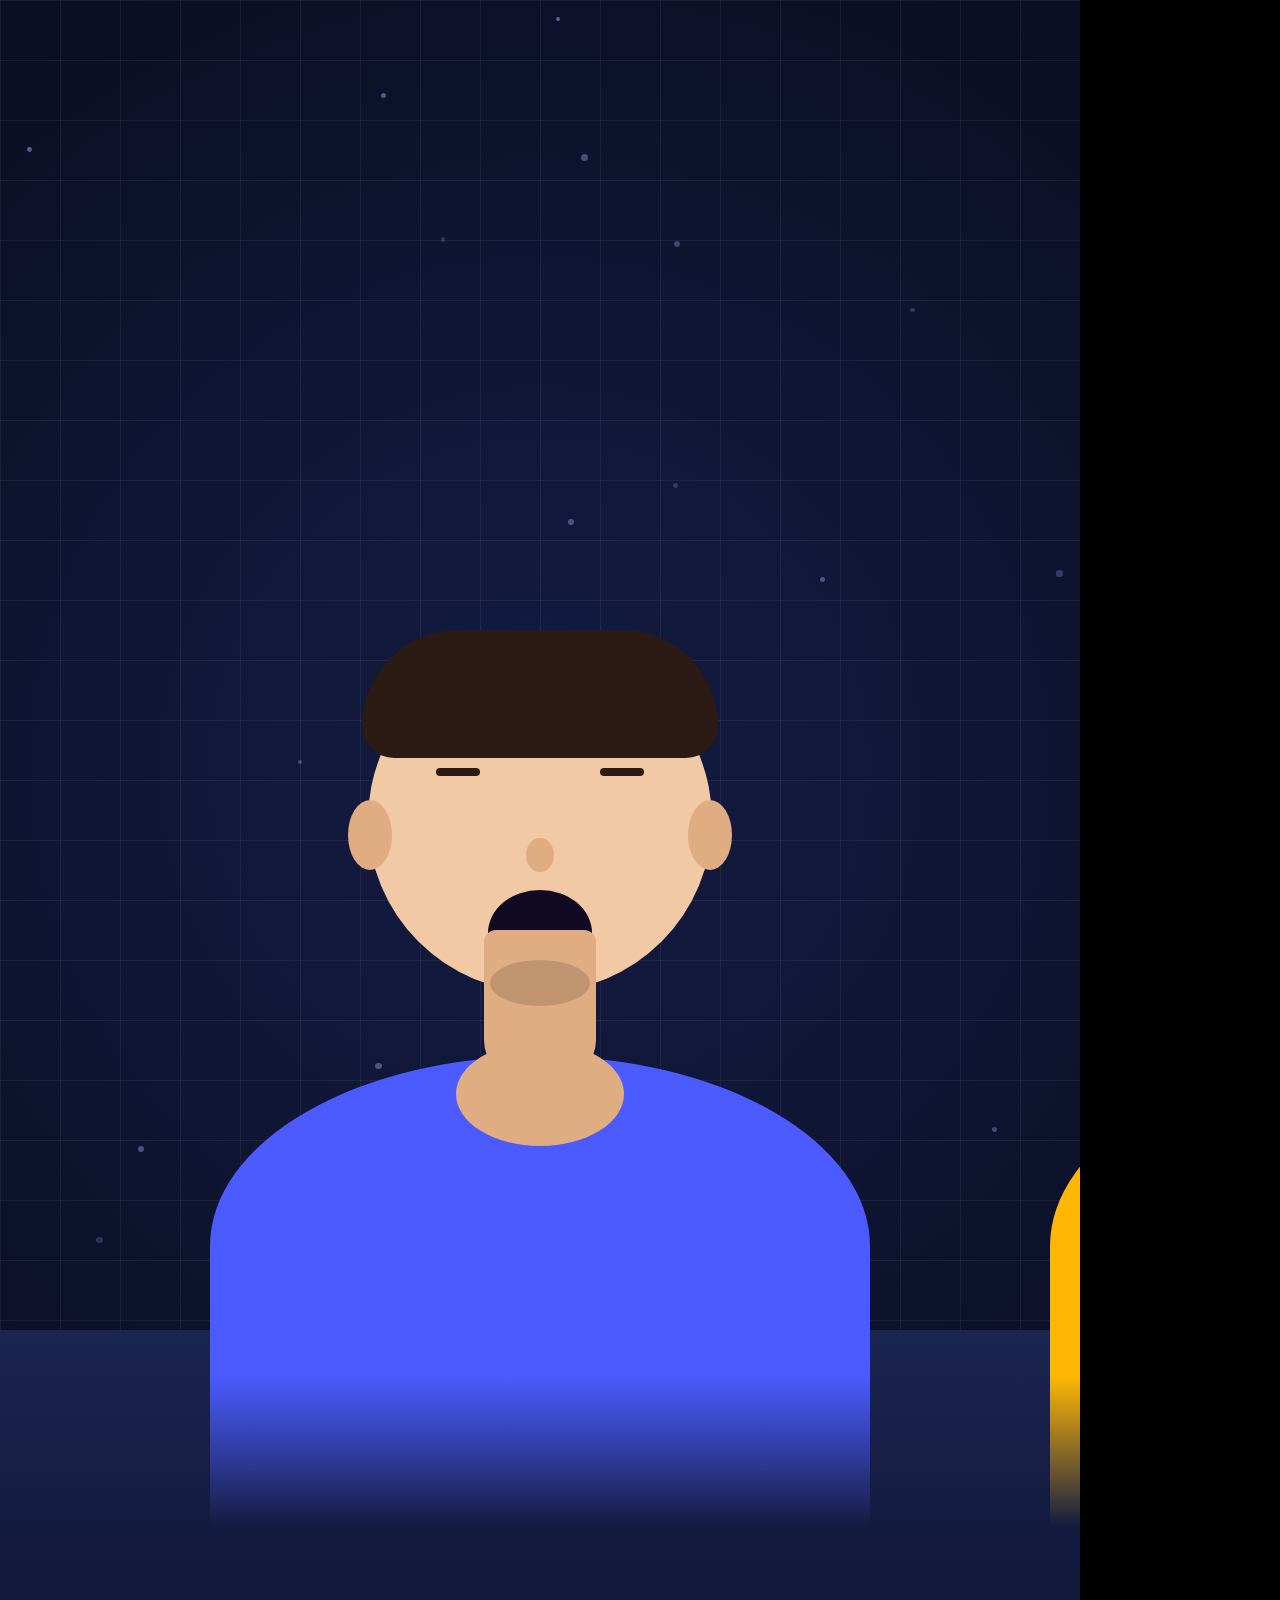
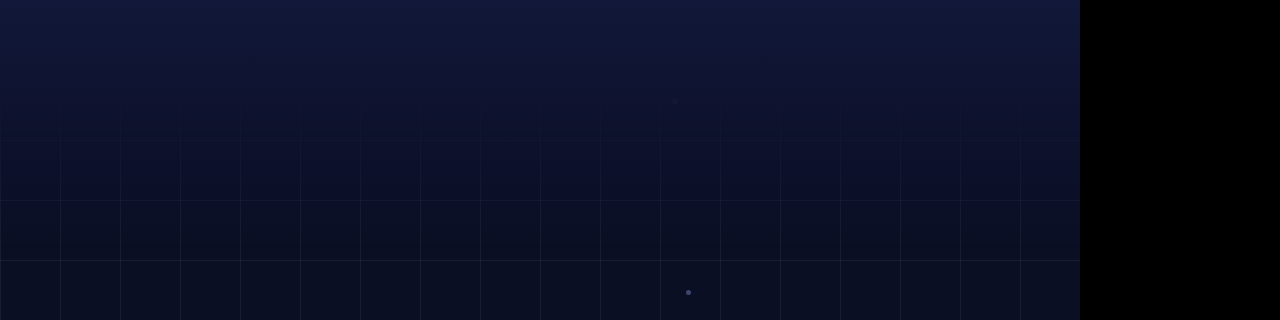
<file: episodios/ep02-bostezo/index.html>
<!doctype html>
<html lang="es"><head><meta charset="utf-8"><title>Así funciona</title>
<style>
/* comun: colores de marca, escenario, subtítulos, etiquetas, máscara anti-choque */
:root{--navy:#192653;--bg:#0B0F24;--blue:#4B5BFF;--amber:#FFB703;--dim:#8A93B8;--bad:#FF5A5F}
*{box-sizing:border-box;margin:0;padding:0}
body{background:#000}
#stage{position:relative;width:1080px;height:1920px;overflow:hidden;background:radial-gradient(circle at 50% 40%,#141c44,var(--bg) 70%);font-family:Montserrat,Inter,Arial,sans-serif;color:#fff}
.abs{position:absolute}
#bgclip{left:0;top:0;width:1080px;height:1920px}
#qrclip{left:0;top:0;width:1080px;height:1920px;-webkit-mask-image:linear-gradient(180deg,transparent 430px,#000 530px);mask-image:linear-gradient(180deg,transparent 430px,#000 530px)}
.grid{position:absolute;inset:-480px;background-image:linear-gradient(#ffffff0f 1px,transparent 1px),linear-gradient(90deg,#ffffff0f 1px,transparent 1px);background-size:60px 60px}
#dust,#world{position:absolute;left:0;top:0;width:1080px;height:1920px;transform-origin:540px 960px}
.dot{position:absolute;border-radius:50%;background:#9fb0ff}
#cap{position:absolute;left:0;right:0;top:130px;height:290px}
.chunk{position:absolute;left:0;right:0;top:0;text-align:center;font-size:72px;font-weight:600;line-height:1.3;opacity:0;visibility:hidden}
.chunk span{color:var(--dim);display:inline-block;margin:0 10px;position:relative}
.chunk span.key{border:4px solid var(--blue);padding:0 14px;border-radius:6px}
.chunk span.key::before,.chunk span.key::after{content:"";position:absolute;width:18px;height:18px;border-radius:50%;background:var(--blue)}
.chunk span.key::before{left:-12px;top:-12px}.chunk span.key::after{right:-12px;bottom:-12px}
#lbls .lb{position:absolute;left:50%;top:1340px;transform:translateX(-50%);width:max-content;max-width:980px;text-align:center;font-size:40px;font-weight:800;letter-spacing:1.5px;padding:16px 36px;border-radius:44px;background:rgba(11,15,36,.92);border:3px solid #ffffff22;opacity:0;visibility:hidden}
.lbl-line{position:absolute;left:538px;top:1210px;width:4px;height:130px;transform-origin:50% 100%}
.lbl-node{position:absolute;left:531px;top:1201px;width:18px;height:18px;border-radius:50%}
#tilt{position:absolute;left:0;top:0;width:1080px;height:1920px}
#fog{position:absolute;left:0;top:430px;width:1080px;height:640px;background:linear-gradient(180deg,rgba(11,15,36,.92),rgba(11,15,36,0));opacity:0;pointer-events:none}
/* comun: escena de cierre (perfil de la cuenta + hoja de compartir). Se reutiliza en todos los episodios */
#cierre{position:absolute;left:0;top:0;width:1080px;height:1920px}
#mock{position:absolute;left:90px;top:470px;width:900px;height:960px;border-radius:70px;border:6px solid #2a3566;background:linear-gradient(180deg,#0e1330,#090c1f);overflow:hidden}
.gridm{position:absolute;inset:0;background-image:linear-gradient(#ffffff0a 1px,transparent 1px),linear-gradient(90deg,#ffffff0a 1px,transparent 1px);background-size:50px 50px}
#rail{position:absolute;left:800px;top:70px;width:70px}
#rail svg{display:block;width:56px;height:56px;margin:0 auto 34px;fill:none;stroke:#fff;stroke-width:2;stroke-linecap:round;stroke-linejoin:round}
#perfil{position:absolute;left:40px;top:740px;width:820px;height:110px}
#avlogo{position:absolute;left:0;top:5px;width:100px;height:100px;border-radius:50%;background-color:#fff;background-size:cover;background-position:center;border:3px solid #4B5BFF}
#user{position:absolute;left:122px;top:30px;font-size:34px;font-weight:800;letter-spacing:.3px}
#seguir{position:absolute;left:520px;top:24px;width:170px;height:56px;border-radius:14px;border:3px solid #fff;font-size:28px;font-weight:800}
#seguir span,#enviar span{position:absolute;left:0;top:0;right:0;bottom:0;display:flex;align-items:center;justify-content:center}
#sig2,#env2{opacity:0}
#cap2{position:absolute;left:40px;top:860px;width:700px;font-size:28px;line-height:1.3;color:#cfd5ee}
#hoja{position:absolute;left:0;top:330px;width:900px;height:630px;border-radius:50px 50px 0 0;background:#1d2238;border-top:3px solid #ffffff1f}
#hoja .asa{position:absolute;left:390px;top:16px;width:120px;height:8px;border-radius:4px;background:#555a75}
#busca{position:absolute;left:36px;top:48px;width:828px;height:64px;border-radius:16px;background:#2b3148;color:#8f95b3;font-size:28px;padding:15px 24px 0 78px}
#busca svg{position:absolute;left:26px;top:16px;width:32px;height:32px;fill:none;stroke:#cfd5ee;stroke-width:2.4;stroke-linecap:round}
.amigo{position:absolute;top:150px;width:200px;text-align:center}
.amigo .circ{position:relative;width:140px;height:140px;margin:0 auto;border-radius:50%;overflow:hidden;background:#2b3148}
.amigo b{display:block;margin-top:14px;font-size:28px;font-weight:600}
#chk{position:absolute;left:128px;top:100px;width:44px;height:44px;border-radius:50%;background:#4B5BFF;border:4px solid #1d2238;display:flex;align-items:center;justify-content:center;font-size:24px;font-weight:800;opacity:0}
#msg{position:absolute;left:36px;top:370px;width:828px;height:70px;border-bottom:2px solid #353b57;color:#8f95b3;font-size:28px;padding:18px 0 0 12px}
#enviar{position:absolute;left:36px;top:470px;width:828px;height:96px;border-radius:22px;background:#4B5BFF;font-size:36px;font-weight:800}
.rg{position:absolute;width:130px;height:130px;border-radius:50%;border:6px solid #FFB703;opacity:0}
#ringS{left:580px;top:727px}#ringI{left:770px;top:213px}#ringA{left:47px;top:485px}#ringE{left:385px;top:783px}
/* propio del episodio: personajes y objetos se crean desde escena.js */
.nodo{fill:#4B5BFF}.enlace{stroke:#3d4a95;stroke-width:3;fill:none}.cerebro-f{fill:#141c44;stroke:#4B5BFF;stroke-width:5}
</style></head><body>
<div data-hf-id="hf-9kgn" id="stage" data-composition-id="ep02-bostezo" data-start="0" data-width="1080" data-height="1920">
  <div data-hf-id="hf-ic6h" id="bgclip" class="abs clip" data-start="0" data-duration="53.0" data-track-index="0"><div data-hf-id="hf-7x5s" id="bg-grid" class="grid"></div><div data-hf-id="hf-r1g1" id="dust"></div></div>
  <div data-hf-id="hf-ys6n" id="qrclip" class="abs clip" data-start="0" data-duration="47.8" data-track-index="1"><div data-hf-id="hf-j427" id="world"><div data-hf-id="hf-plaw" id="tilt"><div data-hf-id="hf-u0u9" id="esc" class="abs"></div>
</div></div><div data-hf-id="hf-yp7v" id="fog"></div></div>
  <div data-hf-id="hf-rwjm" id="lbls" class="clip" data-start="0" data-duration="47.8" data-track-index="2"></div>
<!-- clips propios del episodio (el cierre es común: comun/cierre.html) -->

  <div data-hf-id="hf-pc79" id="cierre" class="clip" data-start="47.8" data-duration="5.2" data-track-index="3">
    <div data-hf-id="hf-n2eb" id="mock"><div data-hf-id="hf-n59p" class="gridm"></div>
      <div data-hf-id="hf-gvf1" id="rail">
        <svg data-hf-id="hf-ulu9" viewBox="0 0 24 24"><path data-hf-id="hf-olm6" d="M12 21s-7-4.5-9.5-9A5.5 5.5 0 0 1 12 6a5.5 5.5 0 0 1 9.5 6c-2.5 4.5-9.5 9-9.5 9z"/></svg>
        <svg data-hf-id="hf-1tol" viewBox="0 0 24 24"><path data-hf-id="hf-g4au" d="M4 5h16v11H9l-5 4z"/></svg>
        <svg data-hf-id="hf-1j41" id="ico3" viewBox="0 0 24 24"><path data-hf-id="hf-t1fi" d="M3 11l18-8-8 18-2-8z"/></svg>
      </div>
      <div data-hf-id="hf-xr5b" id="perfil"><div data-hf-id="hf-drx5" id="avlogo" style="background-image:url([data-uri])"></div><div data-hf-id="hf-we0q" id="user">asifunciona.reel</div>
        <div data-hf-id="hf-c2bw" id="seguir"><span data-hf-id="hf-mghp" id="sig1">Seguir</span><span data-hf-id="hf-bpcu" id="sig2">Siguiendo</span></div></div>
      <div data-hf-id="hf-f46q" id="cap2">Por qué el bostezo se contagia…</div>
      <div data-hf-id="hf-lijx" id="hoja"><div data-hf-id="hf-8psh" class="asa"></div>
        <div data-hf-id="hf-f1dx" id="busca"><svg data-hf-id="hf-30lo" viewBox="0 0 24 24"><circle data-hf-id="hf-1u1w" cx="10" cy="10" r="6"/><path data-hf-id="hf-eaat" d="M15 15l5 5"/></svg>Buscar</div>
        <div data-hf-id="hf-cczd" id="amigos"></div>
        <div data-hf-id="hf-ydn1" id="msg">Escribe un mensaje…</div>
        <div data-hf-id="hf-wea2" id="enviar"><span data-hf-id="hf-ts71" id="env1">Enviar</span><span data-hf-id="hf-7yj8" id="env2">✓ Enviado</span></div></div>
      <div data-hf-id="hf-2s6s" class="rg" id="ringS"></div><div data-hf-id="hf-hsra" class="rg" id="ringI"></div><div data-hf-id="hf-qd5q" class="rg" id="ringA"></div><div data-hf-id="hf-56re" class="rg" id="ringE"></div>
    </div>
  </div>

  <div data-hf-id="hf-b6q9" id="cap" class="clip" data-start="0" data-duration="53.0" data-track-index="5"></div>
  <audio data-hf-id="hf-f98i" id="voz" src="audio.wav" data-start="0" data-duration="53.0" data-track-index="9" data-volume="1"></audio>
  <script src="https://cdn.jsdelivr.net/npm/gsap@3.12.5/dist/gsap.min.js"></script>
  <script>
  const tl=gsap.timeline({paused:true});
  const SC=[[0.0, 11.87], [11.87, 18.09], [18.09, 23.39], [23.39, 30.62], [30.62, 37.99], [37.99, 44.04], [44.04, 47.8], [47.8, 53.0]],CL=[[0.21, 3.53], [4.02, 9.11], [9.55, 11.4], [11.87, 13.39], [13.61, 17.78], [18.09, 20.26], [20.73, 23.03], [23.39, 27.38], [27.91, 30.34], [30.62, 35.05], [35.2, 37.59], [37.99, 39.99], [40.38, 43.63], [44.04, 45.59], [45.89, 46.19], [46.19, 47.31], [47.82, 51.72]],CTA=47.8,TOT=53.0;
  const T=(i,f)=>SC[i][0]+f*(SC[i][1]-SC[i][0]);
  const C=(k,f=0)=>CL[k][0]+f*(CL[k][1]-CL[k][0]);
  const CAPS=[{"w": "Y", "s": 0.21, "e": 0.35}, {"w": "si", "s": 0.35, "e": 0.48}, {"w": "te", "s": 0.48, "e": 0.62}, {"w": "dijera", "s": 0.62, "e": 1.04}, {"w": "que", "s": 1.04, "e": 1.18}, {"w": "puedes", "s": 1.18, "e": 1.45}, {"w": "empezar", "s": 1.45, "e": 1.87}, {"w": "a", "s": 1.87, "e": 2.01}, {"w": "[bostezar]", "s": 2.01, "e": 2.42}, {"w": "solo", "s": 2.42, "e": 2.7}, {"w": "por", "s": 2.7, "e": 2.84}, {"w": "ver", "s": 2.84, "e": 2.97}, {"w": "este", "s": 2.97, "e": 3.25}, {"w": "vídeo,", "s": 3.25, "e": 3.53, "f": true}, {"w": "[alguien]", "s": 4.02, "e": 4.36}, {"w": "bosteza", "s": 4.36, "e": 4.87}, {"w": "delante", "s": 4.87, "e": 5.38}, {"w": "de", "s": 5.38, "e": 5.55}, {"w": "ti", "s": 5.55, "e": 5.72}, {"w": "y", "s": 5.72, "e": 5.89}, {"w": "de", "s": 5.89, "e": 6.06}, {"w": "repente", "s": 6.06, "e": 6.56}, {"w": "sientes", "s": 6.56, "e": 6.9}, {"w": "unas", "s": 6.9, "e": 7.24}, {"w": "ganas", "s": 7.24, "e": 7.58}, {"w": "enormes", "s": 7.58, "e": 8.09}, {"w": "de", "s": 8.09, "e": 8.26}, {"w": "hacerlo", "s": 8.26, "e": 8.77}, {"w": "también.", "s": 8.77, "e": 9.11, "f": true}, {"w": "Pero", "s": 9.55, "e": 9.8}, {"w": "¿qué", "s": 9.8, "e": 9.92}, {"w": "está", "s": 9.92, "e": 10.17}, {"w": "pasando", "s": 10.17, "e": 10.54}, {"w": "dentro", "s": 10.54, "e": 10.79}, {"w": "de", "s": 10.79, "e": 10.91}, {"w": "tu", "s": 10.91, "e": 11.03}, {"w": "[cerebro?]", "s": 11.03, "e": 11.4, "f": true}, {"w": "Cuando", "s": 11.87, "e": 12.12}, {"w": "ves", "s": 12.12, "e": 12.25}, {"w": "a", "s": 12.25, "e": 12.38}, {"w": "otra", "s": 12.38, "e": 12.63}, {"w": "persona", "s": 12.63, "e": 13.01}, {"w": "[bostezar,]", "s": 13.01, "e": 13.39, "f": true}, {"w": "tu", "s": 13.61, "e": 13.76}, {"w": "[cerebro]", "s": 13.76, "e": 14.19}, {"w": "procesa", "s": 14.19, "e": 14.62}, {"w": "ese", "s": 14.62, "e": 14.91}, {"w": "gesto", "s": 14.91, "e": 15.19}, {"w": "y", "s": 15.19, "e": 15.34}, {"w": "puede", "s": 15.34, "e": 15.62}, {"w": "desencadenar", "s": 15.62, "e": 16.34}, {"w": "una", "s": 16.34, "e": 16.63}, {"w": "respuesta", "s": 16.63, "e": 17.06}, {"w": "similar", "s": 17.06, "e": 17.49}, {"w": "en", "s": 17.49, "e": 17.64}, {"w": "ti.", "s": 17.64, "e": 17.78, "f": true}, {"w": "Es", "s": 18.09, "e": 18.22}, {"w": "lo", "s": 18.22, "e": 18.36}, {"w": "que", "s": 18.36, "e": 18.49}, {"w": "conocemos", "s": 18.49, "e": 19.04}, {"w": "como", "s": 19.04, "e": 19.31}, {"w": "[bostezo]", "s": 19.31, "e": 19.71}, {"w": "[contagioso.]", "s": 19.71, "e": 20.26, "f": true}, {"w": "Y", "s": 20.73, "e": 20.86}, {"w": "lo", "s": 20.86, "e": 20.99}, {"w": "más", "s": 20.99, "e": 21.11}, {"w": "curioso", "s": 21.11, "e": 21.5}, {"w": "es", "s": 21.5, "e": 21.62}, {"w": "que", "s": 21.62, "e": 21.75}, {"w": "no", "s": 21.75, "e": 21.88}, {"w": "[necesitas]", "s": 21.88, "e": 22.39}, {"w": "estar", "s": 22.39, "e": 22.65}, {"w": "cansado.", "s": 22.65, "e": 23.03, "f": true}, {"w": "Basta", "s": 23.39, "e": 23.66}, {"w": "con", "s": 23.66, "e": 23.8}, {"w": "ver", "s": 23.8, "e": 23.94}, {"w": "o", "s": 23.94, "e": 24.07}, {"w": "incluso", "s": 24.07, "e": 24.49}, {"w": "escuchar", "s": 24.49, "e": 24.9}, {"w": "un", "s": 24.9, "e": 25.04}, {"w": "[bostezo]", "s": 25.04, "e": 25.45}, {"w": "para", "s": 25.45, "e": 25.73}, {"w": "que", "s": 25.73, "e": 25.86}, {"w": "aparezcan", "s": 25.86, "e": 26.41}, {"w": "las", "s": 26.41, "e": 26.55}, {"w": "ganas", "s": 26.55, "e": 26.83}, {"w": "de", "s": 26.83, "e": 26.96}, {"w": "hacerlo.", "s": 26.96, "e": 27.38, "f": true}, {"w": "Los", "s": 27.91, "e": 28.08}, {"w": "[científicos]", "s": 28.08, "e": 28.78}, {"w": "todavía", "s": 28.78, "e": 29.3}, {"w": "investigan", "s": 29.3, "e": 29.99}, {"w": "por", "s": 29.99, "e": 30.17}, {"w": "qué.", "s": 30.17, "e": 30.34, "f": true}, {"w": "Los", "s": 30.62, "e": 30.76}, {"w": "mecanismos", "s": 30.76, "e": 31.33}, {"w": "de", "s": 31.33, "e": 31.47}, {"w": "[imitación]", "s": 31.47, "e": 32.05}, {"w": "y", "s": 32.05, "e": 32.19}, {"w": "los", "s": 32.19, "e": 32.33}, {"w": "procesos", "s": 32.33, "e": 32.76}, {"w": "relacionados", "s": 32.76, "e": 33.48}, {"w": "con", "s": 33.48, "e": 33.62}, {"w": "la", "s": 33.62, "e": 33.76}, {"w": "percepción", "s": 33.76, "e": 34.19}, {"w": "social", "s": 34.19, "e": 34.48}, {"w": "podrían", "s": 34.48, "e": 34.76}, {"w": "influir,", "s": 34.76, "e": 35.05, "f": true}, {"w": "pero", "s": 35.2, "e": 35.47}, {"w": "aún", "s": 35.47, "e": 35.6}, {"w": "no", "s": 35.6, "e": 35.74}, {"w": "existe", "s": 35.74, "e": 36.13}, {"w": "una", "s": 36.13, "e": 36.4}, {"w": "[explicación]", "s": 36.4, "e": 36.93}, {"w": "definitiva.", "s": 36.93, "e": 37.59, "f": true}, {"w": "Y", "s": 37.99, "e": 38.11}, {"w": "esto", "s": 38.11, "e": 38.36}, {"w": "no", "s": 38.36, "e": 38.49}, {"w": "sucede", "s": 38.49, "e": 38.87}, {"w": "[solamente]", "s": 38.87, "e": 39.37}, {"w": "entre", "s": 39.37, "e": 39.62}, {"w": "humanos.", "s": 39.62, "e": 39.99, "f": true}, {"w": "También", "s": 40.38, "e": 40.66}, {"w": "se", "s": 40.66, "e": 40.8}, {"w": "ha", "s": 40.8, "e": 40.94}, {"w": "observado", "s": 40.94, "e": 41.51}, {"w": "en", "s": 41.51, "e": 41.65}, {"w": "animales", "s": 41.65, "e": 42.21}, {"w": "como", "s": 42.21, "e": 42.5}, {"w": "los", "s": 42.5, "e": 42.64}, {"w": "[chimpancés]", "s": 42.64, "e": 43.06}, {"w": "y", "s": 43.06, "e": 43.2}, {"w": "los", "s": 43.2, "e": 43.34}, {"w": "[perros.]", "s": 43.34, "e": 43.63, "f": true}, {"w": "Ahora", "s": 44.04, "e": 44.43}, {"w": "que", "s": 44.43, "e": 44.56}, {"w": "has", "s": 44.56, "e": 44.69}, {"w": "[llegado]", "s": 44.69, "e": 45.07}, {"w": "hasta", "s": 45.07, "e": 45.33}, {"w": "aquí,", "s": 45.33, "e": 45.59, "f": true}, {"w": "dime,", "s": 45.89, "e": 46.19, "f": true}, {"w": "¿te", "s": 46.19, "e": 46.31}, {"w": "han", "s": 46.31, "e": 46.42}, {"w": "dado", "s": 46.42, "e": 46.64}, {"w": "ganas", "s": 46.64, "e": 46.86}, {"w": "de", "s": 46.86, "e": 46.98}, {"w": "[bostezar?]", "s": 46.98, "e": 47.31, "f": true}, {"w": "Sígueme", "s": 47.82, "e": 48.25}, {"w": "y", "s": 48.25, "e": 48.4}, {"w": "envíaselo", "s": 48.4, "e": 48.97}, {"w": "a", "s": 48.97, "e": 49.12}, {"w": "ese", "s": 49.12, "e": 49.41}, {"w": "amigo", "s": 49.41, "e": 49.84}, {"w": "que", "s": 49.84, "e": 49.99}, {"w": "se", "s": 49.99, "e": 50.13}, {"w": "contagia", "s": 50.13, "e": 50.56}, {"w": "de", "s": 50.56, "e": 50.71}, {"w": "cada", "s": 50.71, "e": 51.0}, {"w": "[bostezo]", "s": 51.0, "e": 51.43}, {"w": "que", "s": 51.43, "e": 51.58}, {"w": "ve.", "s": 51.58, "e": 51.72, "f": true}];
// comun: registro de señales de sonido. El audio se mezcla fuera del navegador (comun/sonido/mezclar.py) usando estos tiempos.
// sfx(tiempo,'nombre',volumen,duración?) · cam() y tilt() registran sus «whoosh» solos.
const CUES=[],CAMS=[];
const sfx=(t,n,v=1,d)=>{CUES.push({t:+t.toFixed(3),n,v:+v.toFixed(2),...(d?{d:+d.toFixed(2)}:{})});};
window.__cues=()=>{
  const out=CUES.slice();let z=1;
  CAMS.slice().sort((a,b)=>a.t-b.t).forEach(c=>{const dz=c.s-z;z=c.s;
    if(c.s>=20)out.push({t:+c.t.toFixed(3),n:'whoosh_through',v:1,d:+c.dur.toFixed(2)});
    else if(c.dur>=1&&Math.abs(dz)>.25)out.push({t:+c.t.toFixed(3),n:dz>0?'whoosh_in':'whoosh_out',v:+Math.min(1,.45+Math.abs(dz)/2).toFixed(2),d:+Math.min(c.dur,1.4).toFixed(2)});});
  return {tot:TOT,cues:out.sort((a,b)=>a.t-b.t)};
};

// comun: polvo flotante + cámara virtual (focus, cam, blur) con paralaje del fondo
(()=>{let a=11;const r=()=>{a|=0;a=a+0x6D2B79F5|0;let t=Math.imul(a^a>>>15,1|a);t=t+Math.imul(t^t>>>7,61|t)^t;return((t^t>>>14)>>>0)/4294967296};
  const dust=document.getElementById('dust');
  for(let i=0;i<26;i++){const e=document.createElement('div');e.className='dot';const z=3+r()*5;e.style.cssText=`left:${r()*1080}px;top:${r()*1920}px;width:${z}px;height:${z}px;opacity:${.2+r()*.35}`;dust.appendChild(e);}})();
tl.to('.dot',{y:i=>-(120+(i%5)*70),duration:TOT,ease:'none'},0);
// focus(px,py,S): lleva el punto (px,py) del mundo al centro de la pantalla con zoom S
const focus=(px,py,S)=>({x:-S*(px-540),y:-S*(py-960),s:S,r:0});
const cl=(v,a)=>Math.max(-a,Math.min(a,v));
function cam(t0,dur,st,ease='power2.inOut'){
  const ps=Math.min(st.s,6);CAMS.push({t:t0,dur,s:st.s});
  tl.to('#world',{x:st.x,y:st.y,scale:st.s,rotation:st.r,duration:dur,ease},t0)
    .to('#bg-grid',{x:cl(st.x*.25,220),y:cl(st.y*.25,220),scale:1+(ps-1)*.2,duration:dur,ease},t0)
    .to('#dust',{x:cl(st.x*.5,400),y:cl(st.y*.5,400),scale:1+(ps-1)*.4,duration:dur,ease},t0);
}
const blur=(t0,dur,px=7)=>tl.to('#world',{filter:`blur(${px}px)`,duration:dur/2,ease:'power1.out'},t0).to('#world',{filter:'blur(0px)',duration:dur/2,ease:'power1.in'},t0+dur/2);
// tilt(inicio,duración,{rx,ry,rz}): inclina el mundo en 3D (perspectiva) y activa la niebla de profundidad si hay inclinación
tl.set('#tilt',{transformPerspective:1400,rotationX:0,rotationY:0,rotationZ:0},0);
const tilt=(t0,dur,s,ease='power2.inOut')=>(sfx(t0,'tilt',.8,dur),0)||tl.to('#tilt',{rotationX:s.rx||0,rotationY:s.ry||0,rotationZ:s.rz||0,duration:dur,ease},t0).to('#fog',{opacity:s.rx?1:0,duration:dur,ease:'none'},t0);
// enganchar(inicio,{rx,ry,rz},dur): el mundo llega torcido y se endereza con un rebote suave (como al «fijar» las esquinas); deja la inclinación rx
function enganchar(t0,s,dur=1.0){tilt(t0,dur,s);return tl.to('#tilt',{rotationZ:0,rotationY:0,duration:.9,ease:'back.out(1.4)'},t0+dur+.1);}

// comun: etiquetas con fondo propio y línea guía que se dibuja. etiquetas([[inicio,fin,'TEXTO','bad'?], ...])
function etiquetas(LB){
  const lb=document.getElementById('lbls');
  LB.forEach(([a,b,txt,c])=>{
    const col=c==='bad'?'var(--bad)':'var(--amber)';
    const e=document.createElement('div');e.className='lb';e.textContent=txt;e.style.color=col;
    const l=document.createElement('div');l.className='lbl-line';l.style.background=col;
    const n=document.createElement('div');n.className='lbl-node';n.style.background=col;
    lb.append(l,n,e);sfx(a+.05,c==='bad'?'error':'tick',c==='bad'?.8:.8);
    tl.fromTo(l,{scaleY:0},{scaleY:1,duration:.3,ease:'power2.out'},Math.max(0,a-.2))
      .fromTo(n,{scale:0},{scale:1,duration:.2,ease:'back.out(2)'},a+.05)
      .fromTo(e,{autoAlpha:0},{autoAlpha:1,duration:.25},a)
      .to(e,{autoAlpha:0,duration:.2},b).to(l,{scaleY:0,duration:.2},b).to(n,{scale:0,duration:.15},b);
  });
}

// comun: subtítulos karaoke. Usa CAPS = [{w,s,e,f}] (palabra, inicio, fin, fin de cláusula). Las [palabras] llevan recuadro.
const cap=document.getElementById('cap');
const G=[];let cur=[];
CAPS.forEach(x=>{cur.push(x);if(cur.length===3||x.f){G.push(cur);cur=[];}});
if(cur.length)G.push(cur);
G.forEach((g,gi)=>{
  const el=document.createElement('div');el.className='chunk';
  const sp=g.map(x=>{const s=document.createElement('span');s.textContent=x.w.replace(/[\[\]]/g,'');if(/\[.*\]/.test(x.w))s.className='key';el.appendChild(s);return s;});
  cap.appendChild(el);
  const s0=Math.max(0,g[0].s-0.08),nx=G[gi+1];
  const e0=Math.max(s0+.2,Math.min(g[g.length-1].e+0.25,nx?nx[0].s-0.02:1e9));
  tl.set(el,{autoAlpha:1},s0).set(el,{autoAlpha:0},e0);
  sp.forEach((s,j)=>tl.set(s,{color:'#fff',fontWeight:800},g[j].s));
});

// propio del episodio: el bostezo contagioso. Personajes y objetos dibujados con HTML/CSS (originales).
const M=document.getElementById('esc');
const D=(p,css,cls)=>{const e=document.createElement('div');e.style.cssText='position:absolute;'+css;if(cls)e.className=cls;p.appendChild(e);return e;};
const norm=s=>s.normalize('NFD').replace(/[\u0300-\u036f]/g,'').replace(/\W/g,'').toLowerCase();
const tw_=(re,def)=>{const x=CAPS.find(c=>re.test(norm(c.w)));return x?x.s:def;};
// ---- escenario ----
D(M,'left:-400px;top:1330px;width:4600px;height:520px;background:linear-gradient(180deg,#1b2552,#0e1330 70%,rgba(11,15,36,0))');
// ---- personas ----
function persona(id,cx,cy,o){
  const g=D(M,`left:${cx}px;top:${cy}px;width:0;height:0`);g.id=id;
  const cara=D(g,'left:0;top:0;width:0;height:0');cara.id=id+'-cara';
  if(o.largo)D(cara,`left:-205px;top:-190px;width:410px;height:560px;border-radius:205px 205px 80px 80px;background:${o.pelo}`);
  // torso: hombros inclinados que se funden con el suelo; escote y cuello en una sola pieza
  D(g,`left:-330px;top:236px;width:660px;height:470px;border-radius:330px 330px 0 0 / 190px 190px 0 0;background:linear-gradient(180deg,${o.camisa} 68%,${o.camisa}00)`);
  D(g,`left:-84px;top:222px;width:168px;height:104px;border-radius:50%;background:${o.piel2}`);
  D(g,`left:-56px;top:110px;width:112px;height:150px;border-radius:12px 12px 40px 40px;background:${o.piel2}`);
  D(g,'left:-50px;top:140px;width:100px;height:46px;border-radius:50%;background:rgba(0,0,0,.14)');
  D(cara,`left:-172px;top:-172px;width:344px;height:344px;border-radius:50%;background:${o.piel}`);
  D(cara,`left:-192px;top:-20px;width:44px;height:70px;border-radius:50%;background:${o.piel2}`);D(cara,`left:148px;top:-20px;width:44px;height:70px;border-radius:50%;background:${o.piel2}`);
  D(cara,`left:-178px;top:-190px;width:356px;height:128px;border-radius:180px 180px 60px 60px;background:${o.pelo}`);
  D(cara,`left:-14px;top:18px;width:28px;height:34px;border-radius:50%;background:${o.piel2}`);
  for(const x of[-104,60])D(cara,`left:${x}px;top:-52px;width:44px;height:8px;border-radius:4px;background:${o.pelo}`);
  const parp=[];for(const x of[-100,64]){D(cara,`left:${x}px;top:-20px;width:36px;height:36px;border-radius:50%;background:#1a1410`);parp.push(D(cara,`left:${x-4}px;top:-24px;width:44px;height:44px;border-radius:50%;background:${o.piel}`));}
  const boca=D(cara,'left:-52px;top:70px;width:104px;height:86px;border-radius:50%;background:#120a24;overflow:hidden');D(boca,'left:22px;bottom:4px;width:60px;height:34px;border-radius:50%;background:#e0556f');
  return{g,cara,boca,parp};
}
function animal(id,cx,cy,t){
  const g=D(M,`left:${cx}px;top:${cy}px;width:0;height:0`);g.id=id;const c=t==='chimp'?'#7a5238':'#d9a066',c2=t==='chimp'?'#e3b894':'#f0c892';
  D(g,`left:-260px;top:230px;width:520px;height:420px;border-radius:260px 260px 0 0;background:${c}`);
  if(t==='chimp'){D(g,'left:-250px;top:-110px;width:96px;height:96px;border-radius:50%;background:#6b4430');D(g,'left:154px;top:-110px;width:96px;height:96px;border-radius:50%;background:#6b4430');}
  else{const e1=D(g,'left:-215px;top:-140px;width:96px;height:210px;border-radius:50%;background:#8b5a2b');const e2=D(g,'left:119px;top:-140px;width:96px;height:210px;border-radius:50%;background:#8b5a2b');tl.set(e1,{rotation:16},0).set(e2,{rotation:-16},0);}
  D(g,`left:-155px;top:-160px;width:310px;height:330px;border-radius:50%;background:${c}`);
  D(g,`left:-100px;top:10px;width:200px;height:${t==='chimp'?150:130}px;border-radius:50%;background:${c2}`);
  if(t==='dog')D(g,'left:-30px;top:5px;width:60px;height:40px;border-radius:50%;background:#1a1410');
  const parp=[];for(const x of[-85,49]){D(g,`left:${x}px;top:-50px;width:36px;height:36px;border-radius:50%;background:#1a1410`);parp.push(D(g,`left:${x-4}px;top:-54px;width:44px;height:44px;border-radius:50%;background:${c}`));}
  const boca=D(g,'left:-46px;top:60px;width:92px;height:80px;border-radius:50%;background:#120a24;overflow:hidden');D(boca,'left:18px;bottom:4px;width:56px;height:30px;border-radius:50%;background:#e0556f');
  return{g,boca,parp};
}
const A=persona('pa',540,820,{piel:'#f2c9a5',piel2:'#e0ac82',pelo:'#2b1b14',camisa:'#4B5BFF'});
const B=persona('pb',1380,820,{piel:'#c68863',piel2:'#b27650',pelo:'#6b3f1d',camisa:'#FFB703',largo:true});
const CH=animal('chimp',2300,820,'chimp'), DG=animal('dog',2900,820,'dog');
tl.set([A.boca,B.boca,CH.boca,DG.boca],{scaleY:.12,transformOrigin:'50% 0%'},0).set([...A.parp,...B.parp,...CH.parp,...DG.parp],{scaleY:0,transformOrigin:'50% 0%'},0);
// bostezo: la boca se abre, los ojos se cierran, se vuelve a cerrar
const DUR_BOST={m:1.45,f:2.1}; // duración de las muestras reales (comun/sonido/muestras); c y d son sintéticos
function bostezar(p,t0,d,gen,snd=.9){
  d=DUR_BOST[gen]||d;
  tl.to(p.boca,{scaleY:1,duration:d*.35,ease:'power2.out'},t0).to(p.boca,{scaleY:.12,duration:d*.3,ease:'power2.in'},t0+d*.7)
    .to(p.parp,{scaleY:1,duration:d*.3,ease:'power1.out'},t0+d*.1).to(p.parp,{scaleY:0,duration:d*.25},t0+d*.75);
  if(snd)sfx(t0,'bostezo_'+gen,snd,d);
}
// onda del bostezo: tres anillos que viajan y se desvanecen
function onda(t0,x0,x1,y=935,vol=.5){
  const r=[0,1,2].map(()=>D(M,`left:${x0-70}px;top:${y-70}px;width:140px;height:140px;border:7px solid #FFB703;border-radius:50%;opacity:0`));
  tl.fromTo(r,{x:0,scale:.3,opacity:.9},{x:x1-x0,scale:2.4,opacity:0,duration:1.5,ease:'power1.out',stagger:.22,immediateRender:false},t0);sfx(t0,'swoosh',vol,1.2);
}
// ---- cerebro (dentro de la cabeza de «tú») ----
const br=D(M,'left:1230px;top:700px;width:300px;height:240px;opacity:0');br.id='cerebro';
const N=[[90,100],[130,70],[170,70],[210,100],[100,150],[140,130],[180,130],[220,150],[120,185],[160,170],[200,185],[150,100]],E=[[0,1],[1,2],[2,3],[0,4],[1,11],[2,11],[3,7],[4,5],[5,6],[6,7],[5,11],[6,11],[4,8],[8,9],[9,10],[10,7],[5,9],[6,9]];
br.innerHTML=`<svg viewBox="0 0 300 240" width="300" height="240"><path class="cerebro-f" d="M60 120 C40 60 100 20 150 40 C200 10 270 50 250 120 C280 160 240 215 190 200 C170 230 110 230 100 200 C50 215 20 160 60 120 Z"/>${E.map(([a,b])=>`<line class="enlace" x1="${N[a][0]}" y1="${N[a][1]}" x2="${N[b][0]}" y2="${N[b][1]}"/>`).join('')}${N.map(([x,y])=>`<circle class="nodo" cx="${x}" cy="${y}" r="9"/>`).join('')}</svg>`;
// ---- iconos y objetos ----
const bat=D(M,'left:1300px;top:470px;width:160px;height:80px;border:7px solid #FFB703;border-radius:16px;opacity:0');D(bat,'left:6px;top:6px;width:134px;height:56px;border-radius:8px;background:#FFB703');D(bat,'left:158px;top:18px;width:12px;height:32px;border-radius:4px;background:#FFB703');
const ojo=D(M,'left:1130px;top:470px;width:120px;height:70px;border-radius:50%;background:#fff;opacity:0');D(ojo,'left:40px;top:10px;width:50px;height:50px;border-radius:50%;background:#4B5BFF');D(ojo,'left:55px;top:25px;width:20px;height:20px;border-radius:50%;background:#0B0F24');
const oido=D(M,'left:1470px;top:470px;width:120px;height:90px;opacity:0');for(let i=0;i<3;i++)D(oido,`left:${i*26}px;top:${i*10}px;width:${50+i*26}px;height:${70-i*20}px;border:7px solid #FFB703;border-left:0;border-radius:0 100% 100% 0;`);
// sala de los científicos: una «ventana» entre los dos personajes, a la que entra la cámara
const por=D(M,'left:750px;top:410px;width:420px;height:300px;border-radius:26px;overflow:hidden;border:6px solid #4B5BFF;box-shadow:0 0 40px #4B5BFF88;opacity:0');por.id='portal';
D(por,'left:0;top:0;width:420px;height:300px;background:linear-gradient(180deg,#26356f,#141c44)');D(por,'left:0;top:222px;width:420px;height:78px;background:linear-gradient(180deg,#0e1330,#0b0f24)');
const piz=D(por,'left:105px;top:24px;width:210px;height:100px;border-radius:8px;background:#0f1a3a;border:3px solid #8a93b8');
const gar=[[16,22,120],[16,46,90],[16,70,140]].map(([x,y,w])=>D(piz,`left:${x}px;top:${y}px;width:${w}px;height:5px;border-radius:3px;background:#FFB703`));
function cientifico(cx,o){
  D(por,`left:${cx-52}px;top:150px;width:104px;height:140px;border-radius:44px 44px 0 0;background:#e9ecf5`);D(por,`left:${cx-4}px;top:150px;width:8px;height:140px;background:#c9cde0`);
  const h=D(por,`left:${cx}px;top:150px;width:0;height:0`);
  D(h,`left:-14px;top:-26px;width:28px;height:34px;background:${o.piel2};border-radius:8px`);
  D(h,`left:-38px;top:-100px;width:76px;height:80px;border-radius:50%;background:${o.piel}`);
  D(h,`left:-42px;top:-108px;width:84px;height:${o.calvo?24:40}px;border-radius:42px 42px 14px 14px;background:${o.pelo}`);
  if(o.moño)D(h,`left:-14px;top:-126px;width:28px;height:28px;border-radius:50%;background:${o.pelo}`);
  const cejas=[],pup=[];
  for(const x of[-26,6]){cejas.push(D(h,`left:${x}px;top:-72px;width:20px;height:4px;border-radius:2px;background:#1a1410`));
    D(h,`left:${x-2}px;top:-66px;width:24px;height:24px;border-radius:50%;border:3px solid #1a1410;background:#ffffff33;box-sizing:border-box`);pup.push(D(h,`left:${x+6}px;top:-58px;width:8px;height:8px;border-radius:50%;background:#1a1410`));}
  D(h,'left:-2px;top:-62px;width:8px;height:3px;background:#1a1410');
  const boca=D(h,'left:-9px;top:-36px;width:18px;height:8px;border-radius:50%;background:#7a3b3b');
  const q=D(h,'left:-14px;top:-168px;width:28px;text-align:center;font-size:44px;font-weight:800;color:#FFB703;opacity:0');q.textContent='?';
  return{h,cejas,pup,boca,q};
}
const S1=cientifico(110,{piel:'#e8b894',piel2:'#d3a07c',pelo:'#9aa0b4'}),S2=cientifico(310,{piel:'#c68863',piel2:'#b27650',pelo:'#2b1b14',moño:true});
const red=D(M,'left:715px;top:830px;width:500px;height:6px;opacity:0;background:repeating-linear-gradient(90deg,#4B5BFF 0 22px,transparent 22px 40px)');
const pts=[0,1,2].map(i=>D(M,`left:${708+i*0}px;top:${823}px;width:20px;height:20px;border-radius:50%;background:#FFB703;opacity:0`));
const inter=D(M,'left:900px;top:430px;width:120px;text-align:center;font-size:170px;font-weight:800;color:#FFB703;opacity:0');inter.textContent='?';
// ================= COREOGRAFÍA =================
const tCh=tw_(/^chimpances/,CL[12][0]+1.5), tDg=tw_(/^perros/,CL[12][0]+2.6);
const DIVE0=CTA-1.4;
{const f0=focus(540,930,2.3);tl.set('#world',{x:f0.x,y:f0.y,scale:2.3,rotation:0,filter:'blur(0px)'},0);}
// S0 gancho: primer plano de la boca; luego plano general con «alguien» y «tú»
cam(0,3.7,focus(540,930,2.5),'none');
bostezar(A,.3,2.6,'m');onda(1.0,540,540,935,.35);
cam(3.9,1.5,focus(960,950,.8),'power3.inOut');blur(4.0,1.0,6);
bostezar(A,4.9,2.3,'m');onda(5.4,540,1380);
bostezar(B,7.6,2.4,'f');
cam(5.5,3.6,focus(960,930,.86),'none');
// S1 «tu cerebro»: la cámara entra en la cabeza; la piel se vuelve transparente y se ve el cerebro
cam(C(2,.4),1.3,focus(1380,860,1.3));
cam(T(1,0),1.3,focus(1380,820,2.6),'power3.inOut');blur(T(1,0)+.1,.9);
tl.to('#pb-cara',{opacity:.1,duration:.8},T(1,0)+.4).to('#cerebro',{opacity:1,duration:.6},T(1,0)+.5);
const nodos=[...document.querySelectorAll('#cerebro .nodo')],enl=[...document.querySelectorAll('#cerebro .enlace')];
tl.to(nodos,{fill:'#FFB703',duration:.25,stagger:(CL[4][1]-CL[4][0]-.8)/12},CL[4][0]).to(enl,{stroke:'#FFB703',duration:.25,stagger:(CL[4][1]-CL[4][0]-.8)/18},CL[4][0]+.2);
for(let i=0;i<6;i++)sfx(CL[4][0]+i*.55,'tick',.5);
tl.to('#cerebro',{opacity:0,duration:.5},T(2,0)).to('#pb-cara',{opacity:1,duration:.5},T(2,0));
// S2 «bostezo contagioso» / «no necesitas estar cansado»
cam(T(2,0),1.3,focus(960,930,.82),'power3.inOut');blur(T(2,0)+.1,.9);
bostezar(A,CL[5][0]+.3,2.0,'m');onda(CL[5][0]+.8,540,1380);bostezar(B,CL[5][0]+1.9,2.2,'f');
tl.fromTo(bat,{opacity:0,scale:.5},{opacity:1,scale:1,duration:.4,ease:'back.out(2)'},CL[6][0]+.1);sfx(CL[6][0]+.1,'pop',.6);
tl.to(bat,{opacity:0,duration:.3},T(3,0)-.1);
// S3 «ver o escuchar» + «investigan»
cam(T(3,0),1.3,focus(960,900,.9));
tl.fromTo(ojo,{opacity:0,scale:.5},{opacity:1,scale:1,duration:.4,ease:'back.out(2)'},CL[7][0]+.4).fromTo(oido,{opacity:0,scale:.5},{opacity:1,scale:1,duration:.4,ease:'back.out(2)'},C(7,.55));sfx(CL[7][0]+.4,'pop',.6);sfx(C(7,.55),'pop',.6);
onda(CL[7][0]+.7,540,1380,935,.35);bostezar(B,C(7,.7),2.0,'f');
tl.to([ojo,oido],{opacity:0,duration:.3},CL[8][0]-.4);
const tP=CL[8][0];
tl.to(por,{opacity:1,duration:.4},tP-.35);sfx(tP-.35,'pop',.7);
cam(tP-.3,1.0,focus(960,560,3.0),'power3.inOut');blur(tP-.2,.8,6);
cam(tP+.8,CL[8][1]-.3-(tP+.8),focus(960,560,3.35),'none');
// los científicos piensan: cejas de intriga, miradas, cabeza ladeada, garabatos y «?»
for(const S of[S1,S2]){tl.set(S.h,{transformOrigin:'50% 100%'},0);}
tl.to(S1.cejas[0],{rotation:16,y:-3,duration:.4},tP+.6).to(S1.cejas[1],{rotation:-16,y:-3,duration:.4},tP+.6).to(S2.cejas[0],{rotation:16,y:-3,duration:.4},tP+.8).to(S2.cejas[1],{rotation:-16,y:-3,duration:.4},tP+.8);
tl.to([...S1.pup,...S2.pup],{x:-4,y:-3,duration:.3},tP+.7).to([...S1.pup,...S2.pup],{x:4,y:-3,duration:.4},tP+1.4);
tl.to(S1.h,{rotation:6,duration:.9,ease:'power1.inOut'},tP+.9).to(S2.h,{rotation:-6,duration:.9,ease:'power1.inOut'},tP+1.1);
gar.forEach((g,i)=>{tl.set(g,{transformOrigin:'0% 50%'},0).fromTo(g,{scaleX:0},{scaleX:1,duration:.35,ease:'power1.out'},tP+.7+i*.25);sfx(tP+.7+i*.25,'tick',.4);});
tl.fromTo(S1.q,{opacity:0,scale:.3},{opacity:1,scale:1,duration:.35,ease:'back.out(2.5)'},tP+.9).fromTo(S2.q,{opacity:0,scale:.3},{opacity:1,scale:1,duration:.35,ease:'back.out(2.5)'},tP+1.35);sfx(tP+.9,'pop',.6);sfx(tP+1.35,'pop',.6);
tl.to(por,{opacity:0,duration:.4},CL[8][1]+.15);
cam(CL[8][1]-.3,1.3,focus(960,860,1.0),'power3.inOut');blur(CL[8][1]-.2,.9,5);
// S4 imitación / percepción social / sin explicación definitiva
tl.to(red,{opacity:1,duration:.4},CL[9][0]+.2);
pts.forEach((p,i)=>{tl.fromTo(p,{x:0,opacity:1},{x:490,opacity:1,duration:1.4,ease:'none'},CL[9][0]+.5+i*.45).fromTo(p,{x:490},{x:0,duration:1.4,ease:'none'},CL[9][0]+2.0+i*.45);});
for(let i=0;i<4;i++)sfx(CL[9][0]+.5+i*.9,'tick',.45);
tl.to(pts,{opacity:0,duration:.2},CL[10][0]-.2).to(red,{opacity:0,duration:.3},CL[10][0]).fromTo(inter,{opacity:0,scale:.4},{opacity:1,scale:1,duration:.5,ease:'back.out(2)'},CL[10][0]+.3);sfx(CL[10][0]+.3,'pop',.7);
tl.to(inter,{opacity:0,duration:.3},T(5,0)-.1);
// S5 animales: pan hacia el chimpancé y el perro
cam(T(5,0),1.3,focus(960,930,.82),'power3.inOut');
cam(CL[12][0]-.3,1.4,focus(2600,900,.8),'power3.inOut');
bostezar(CH,tCh+.1,1.9,'c',.8);onda(tCh-.3,1380,2300,935,.45);
bostezar(DG,tDg+.1,1.9,'d',.8);onda(tDg-.3,2300,2900,935,.45);
// S6 pregunta al espectador y zoom-through en la boca de «tú»
cam(T(6,0),1.5,focus(1720,950,.36),'power3.inOut');blur(T(6,0)+.1,1.0,6);
onda(CL[13][0]+.2,540,1380,935,.3);onda(CL[13][0]+.7,1380,2300,935,.3);onda(CL[13][0]+1.2,2300,2900,935,.3);
cam(DIVE0-.8,.7,focus(1380,900,1.6));
tl.to(B.boca,{scaleY:1,duration:.5,ease:'power2.out'},DIVE0+.1).to(B.parp,{scaleY:1,duration:.4},DIVE0+.1);sfx(DIVE0+.1,'bostezo_f',.9,1.4);
cam(DIVE0,1.4,focus(1380,935,64),'power3.in');
tl.to('#world',{filter:'blur(10px)',duration:1.4,ease:'power2.in'},DIVE0);
tl.to('#bg-grid',{x:0,y:0,scale:1,duration:1.6,ease:'power2.out'},CTA).to('#dust',{x:0,y:0,scale:1,duration:1.6,ease:'power2.out'},CTA);
// ---- etiquetas ----
etiquetas([[1.2,3.3,'¿TE CONTAGIAS?'],[CL[1][0]+.3,C(1,.55),'ALGUIEN BOSTEZA'],[C(1,.6),CL[1][1],'TÚ TAMBIÉN'],[CL[2][0],CL[2][1],'¿QUÉ PASA EN TU CEREBRO?'],
 [CL[3][0]+.2,CL[3][1],'VES EL GESTO'],[CL[4][0],C(4,.6),'EL CEREBRO LO PROCESA'],[C(4,.62),CL[4][1],'RESPUESTA SIMILAR'],
 [CL[5][0],CL[5][1],'BOSTEZO CONTAGIOSO'],[CL[6][0],CL[6][1],'NO HACE FALTA ESTAR CANSADO'],
 [CL[7][0]+.4,C(7,.52),'VER'],[C(7,.55),CL[7][1],'ESCUCHAR'],[CL[8][0]+.5,CL[8][1],'SE SIGUE INVESTIGANDO'],
 [CL[9][0],C(9,.5),'IMITACIÓN'],[C(9,.52),CL[9][1],'PERCEPCIÓN SOCIAL'],[CL[10][0],CL[10][1],'SIN EXPLICACIÓN DEFINITIVA','bad'],
 [CL[11][0],CL[11][1],'NO SOLO HUMANOS'],[tCh,tDg-.2,'CHIMPANCÉS'],[tDg,CL[12][1],'PERROS'],
 [CL[13][0],CL[13][1],'LLEGASTE HASTA AQUÍ'],[CL[15][0],CL[15][1],'¿GANAS DE BOSTEZAR?']]);

// comun: cierre. «Sígueme» → aparece el perfil; «envíaselo» → hoja de compartir; «amigo» → se elige un contacto; después «Enviado».
// Los tiempos salen de las palabras reales de CAPS (si no las encuentra, usa valores de reserva).
(()=>{
  const limpia=s=>s.normalize('NFD').replace(/[\u0300-\u036f]/g,'').replace(/\W/g,'').toLowerCase();
  const cuando=(re,def)=>{const x=CAPS.find(c=>re.test(limpia(c.w)));return x?x.s:def;};
  const tS=cuando(/^(sigueme|seguime)/,CTA+.1), tE0=cuando(/^enviaselo/,tS+1.2), tA0=cuando(/^amigo/,tE0+1.5);
  // si la voz va muy rápida, cada paso espera a que el anterior se vea (≥ 1 s para el perfil, ≥ 0,9 s para elegir contacto)
  const tE=Math.max(tE0,tS+1.3), tA=Math.max(tA0,tE+1.05), tSend=Math.min(tA+.9,TOT-1.0);
  // avatares originales, alternando chico / chica
  const AV=[['chico','#f2c9a5','#2b1b14','#4B5BFF','Mati'],['chica','#8d5a3b','#1c1c1c','#FFB703','Sofi'],['chico','#e0ac82','#6b3f1d','#2fb8a3','Nacho'],['chica','#f2c9a5','#a0522d','#e0556f','Vale']];
  const cara=(t,piel,pelo,camisa)=>`<svg viewBox="0 0 100 100" width="140" height="140"><circle cx="50" cy="50" r="50" fill="#2b3148"/>${t==='chica'?`<path d="M20 78 Q14 26 50 20 Q86 26 80 78 Z" fill="${pelo}"/>`:''}<ellipse cx="50" cy="98" rx="34" ry="26" fill="${camisa}"/><rect x="43" y="60" width="14" height="14" rx="5" fill="${piel}"/><circle cx="50" cy="46" r="21" fill="${piel}"/>${t==='chica'?`<path d="M29 44 Q50 14 71 44 Q50 34 29 44Z" fill="${pelo}"/>`:`<path d="M28 44 Q28 22 50 22 Q72 22 72 44 Q62 34 50 36 Q38 34 28 44Z" fill="${pelo}"/>`}<circle cx="43" cy="48" r="2.6" fill="#1a1410"/><circle cx="57" cy="48" r="2.6" fill="#1a1410"/><path d="M43 56 Q50 62 57 56" stroke="#1a1410" stroke-width="2.4" fill="none" stroke-linecap="round"/></svg>`;
  const am=document.getElementById('amigos');
  AV.forEach((a,i)=>{const d=document.createElement('div');d.className='amigo';d.style.left=(12+i*225)+'px';d.innerHTML=`<div class="circ">${cara(a[0],a[1],a[2],a[3])}</div><b>${a[4]}</b>`+(i===0?'<div id="chk">✓</div>':'');am.appendChild(d);});
  const ring=(id,t0)=>tl.fromTo(id,{scale:.2,opacity:1},{scale:1.4,opacity:0,duration:.6},t0);
  sfx(CTA,'impact',.7);sfx(Math.max(CTA+.2,tS),'pop',.8);sfx(tS+.55,'tap',.8);sfx(tS+.6,'confirm',.5);
  sfx(tE-.35,'tap',.8);sfx(tE-.15,'swoosh',.8,.6);for(let i=0;i<4;i+=2)sfx(tE+.35+i*.08,'pop',.4);
  sfx(tA,'tap',.8);sfx(tA+.15,'tick',1);sfx(tSend,'tap',.9);sfx(tSend+.3,'enviado',1);
  // llegada: viene del zoom-through de la escena anterior
  tl.from('#mock',{scale:1.45,opacity:0,filter:'blur(10px)',duration:.8,ease:'power3.out'},CTA);
  // «Sígueme»: aparece el perfil y el botón pasa a «Siguiendo»
  tl.from('#perfil',{y:40,opacity:0,duration:.5,ease:'back.out(1.6)'},Math.max(CTA+.2,tS));
  ring('#ringS',tS+.55);
  tl.to('#sig1',{opacity:0,duration:.15},tS+.6).to('#sig2',{opacity:1,duration:.15},tS+.6).to('#seguir',{backgroundColor:'#3a3f5c',borderColor:'#3a3f5c',duration:.2},tS+.6);
  // «envíaselo»: se toca el icono de compartir y sube la hoja
  ring('#ringI',tE-.35);
  tl.to('#ico3',{scale:1.3,stroke:'#FFB703',duration:.2},tE-.35).to('#ico3',{scale:1,duration:.2},tE-.15);
  tl.fromTo('#hoja',{y:700},{y:0,duration:.6,ease:'power3.out'},tE-.15).from('.amigo',{scale:0,duration:.3,stagger:.08},tE+.35);
  // «amigo»: se elige el primer contacto; luego Enviar → Enviado
  ring('#ringA',tA);
  tl.to('#chk',{opacity:1,duration:.25},tA+.15);
  ring('#ringE',tSend);
  tl.to('#env1',{opacity:0,duration:.15},tSend+.3).to('#env2',{opacity:1,duration:.15},tSend+.3).to('#enviar',{backgroundColor:'#3a3f5c',duration:.2},tSend+.3);
})();

  window.__timelines=window.__timelines||{};window.__timelines['ep02-bostezo']=tl;
  </script>
</div></body></html>
</file>
